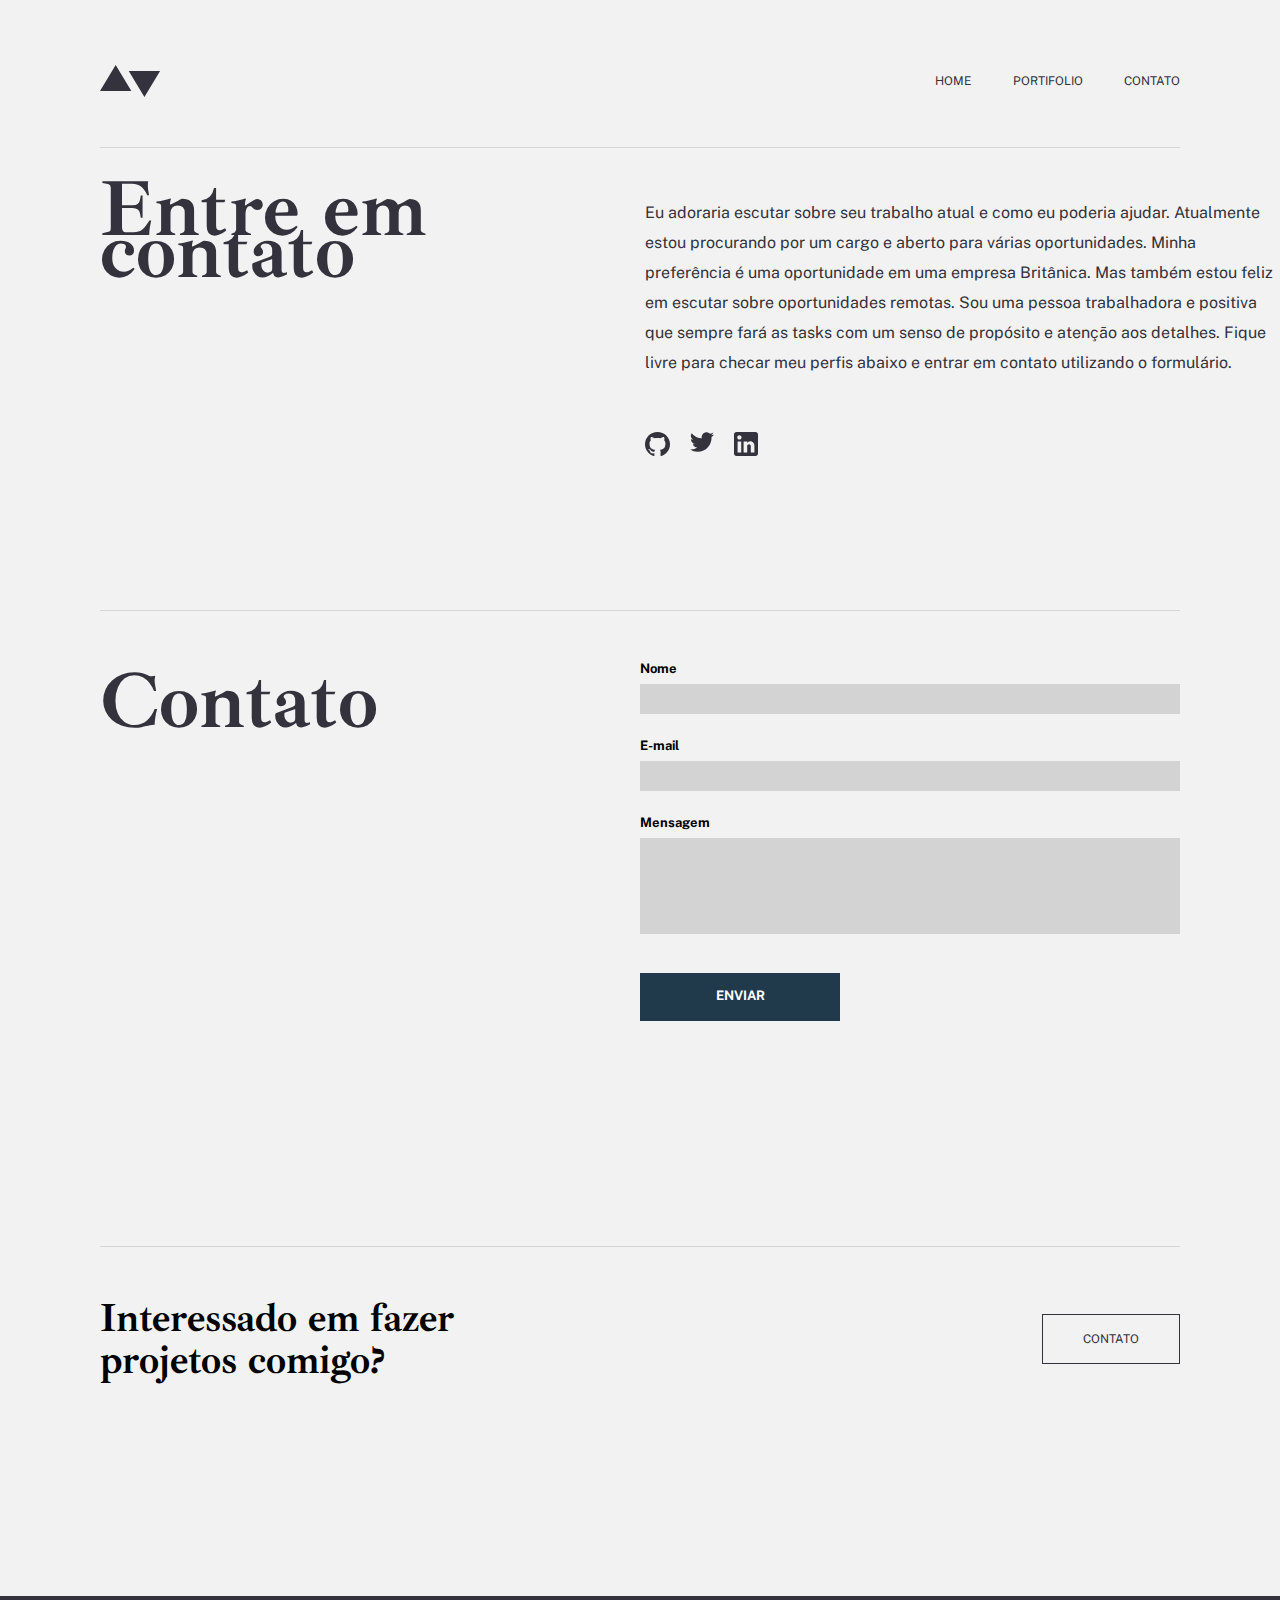
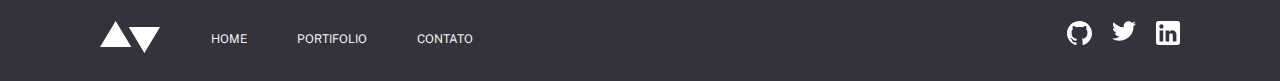
<file: contato/index.html>
<!DOCTYPE html>
<html lang="pt">

<head>
    <meta charset="UTF-8">
    <meta name="viewport" content="width=device-width, initial-scale=1.0">
    <link rel="preconnect" href="https://fonts.gstatic.com" crossorigin>
    <link href="https://fonts.googleapis.com/css2?family=Ibarra+Real+Nova:wght@700&family=Public+Sans&display=swap"
        rel="stylesheet">
    <link rel="stylesheet" href="style.css">
    <title> Contato </title>
</head>

<body>
    <main class="container">
        <header>
            <img src="./logo-dark.svg" alt="logotipo">
            <ul class="list">
                <li> <a href="#"> HOME </a></li>
                <li><a href="#"> PORTIFOLIO </a></li>
                <li> <a href="#"> CONTATO </a></li>
            </ul>

        </header>

        <section class="section-one">

            <div class="titulo-1">
                <h1> Entre em contato </h1>
            </div>

            <div class="card-one">
                <p>Eu adoraria escutar sobre seu trabalho atual e como eu poderia ajudar. Atualmente estou procurando
                    por um cargo e aberto para várias oportunidades. Minha preferência é uma oportunidade em uma empresa
                    Britânica. Mas também estou feliz em escutar sobre oportunidades remotas. Sou uma pessoa
                    trabalhadora e positiva que sempre fará as tasks com um senso de propósito e atenção aos detalhes.
                    Fique livre para checar meu perfis abaixo e entrar em contato utilizando o formulário.
                </p>

                <ul class="texto_1_icons">
                    <li>
                        <img src="./github-dark.svg" alt="">
                    </li>
                    <li>
                        <img src="./twitter-dark.svg" alt="">
                    </li>
                    <li>
                        <img src="./linkedin-dark.svg" alt="">
                    </li>
                </ul>
            </div>

        </section>

        <section class="section-two">

            <div class="titulo-2">
                <h1> Contato </h1>
            </div>

            <ul class="class-inputs">
                <li>
                    <h4 class="texto_input_nome"> Nome </h4>
                    <input class="nome">
                </li>

                <li>
                    <h4 class="texto_input_email"> E-mail </h4>
                    <input class="email">
                </li>

                <li>
                    <h4 class="texto_input_mensagem"> Mensagem </h4>
                    <input class="mensagem">
                </li>

                <a href="#" class="botao_enviar"></a>
                <p class="texticulo">ENVIAR</p>
                </a>

            </ul>

        </section>

        <section class="card-final">
            <h1>Interessado em fazer projetos comigo?</h1>
            <a href="" class="btn_contato">CONTATO</a>
        </section>

    </main>

    <footer>
        <ul class="list footerList">
            <li>
                <img src="./logo-light.svg" alt="">
            </li>

            <li> HOME </li>
            <li> PORTIFOLIO </li>
            <li> CONTATO </a></li>
        </ul>

        <ul class="imgFooter">
            <li>
                <img src="./github-light.svg" alt="">
            </li>
            <li>
                <img src="./twitter-light.svg" alt="">
            </li>
            <li>
                <img src="./linkedin-light.svg" alt="">
            </li>
        </ul>
    </footer>

</body>

</html>
</file>
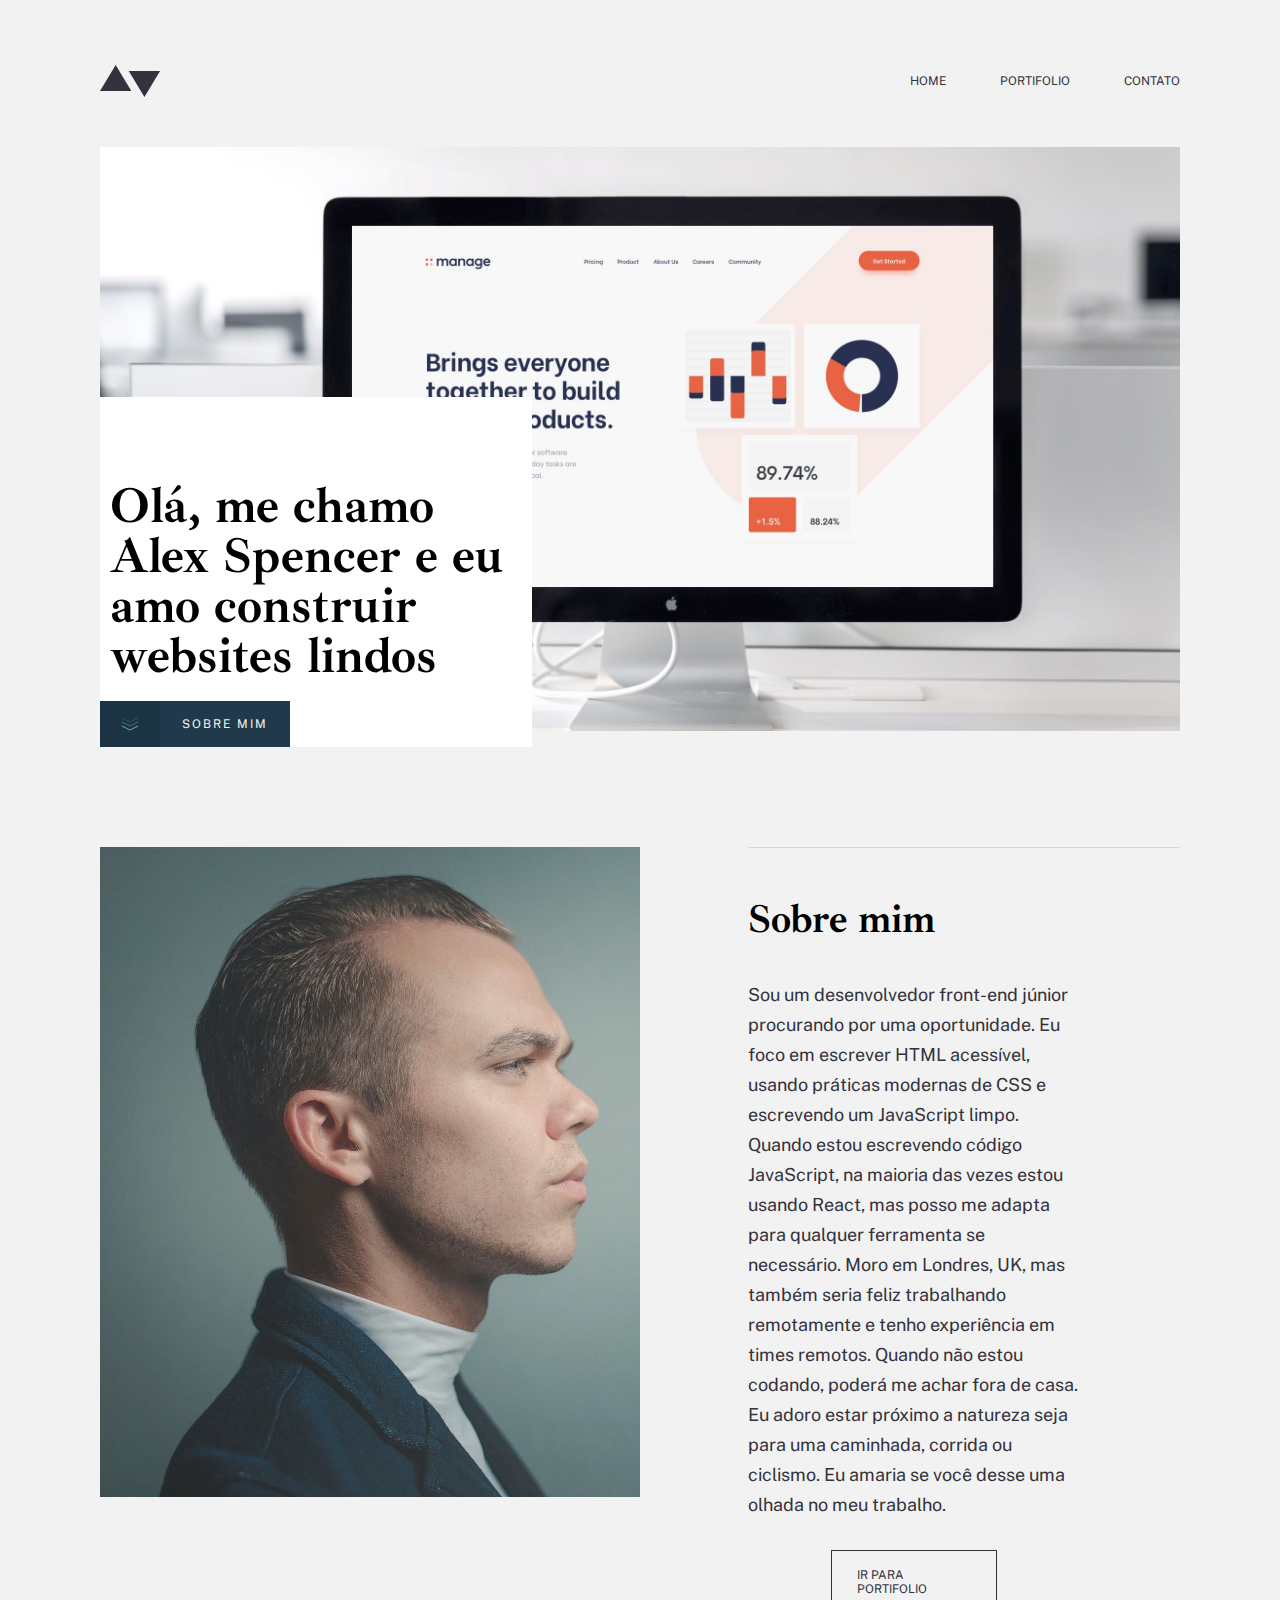
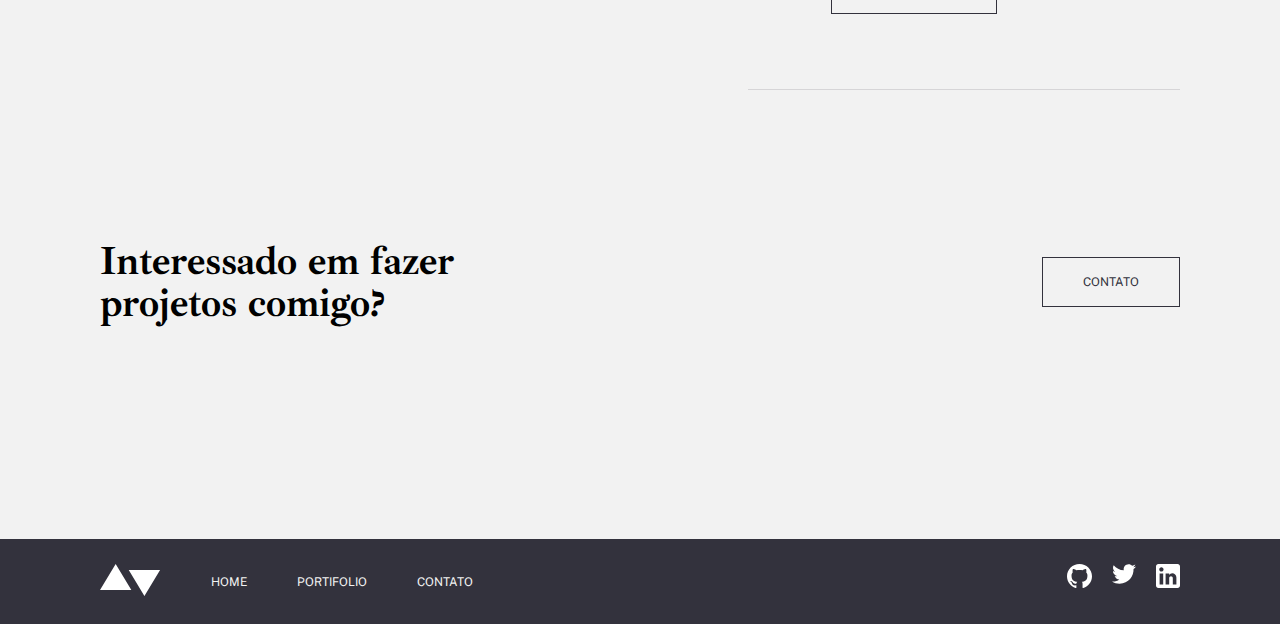
<file: home/index.html>
<!DOCTYPE html>
<html lang="pt">

<head>
    <meta charset="UTF-8">
    <meta name="viewport" content="width=device-width, initial-scale=1.0">
    <link rel="preconnect" href="https://fonts.googleapis.com">
    <link rel="preconnect" href="https://fonts.gstatic.com" crossorigin>
    <link href="https://fonts.googleapis.com/css2?family=Ibarra+Real+Nova:wght@700&family=Public+Sans&display=swap"
        rel="stylesheet">
    <link rel="stylesheet" type="text/css" href="styles.css" />

    <title> Home </title>
</head>

<body>
    <main class="container">
        <header>
            <img src="./logo-dark.svg" alt="logotipo">
            <ul class="list">
                <li> <a href="#"> HOME </a></li>
                <li><a href="#"> PORTIFOLIO </a></li>
                <li> <a href="#"> CONTATO </a></li>
            </ul>
        </header>

        <section class="section-one">
            <div class="section-card">
                <h2>
                    Olá, me chamo Alex Spencer e eu amo construir websites lindos
                </h2>
                <a href="#" class="btn-sobreMim">
                    <img src="./down-arrows.svg" alt="">
                    <p>SOBRE MIM</p>
                </a>
            </div>
        </section>

        <section class="section-two">
            <div class="imagem-Bit">

            </div>
            <div class="card-two">
                <h1>Sobre mim</h1>
                <p>Sou um desenvolvedor front-end júnior procurando por uma oportunidade. Eu foco em escrever HTML
                    acessível,
                    usando práticas modernas de CSS e escrevendo um JavaScript limpo. Quando estou escrevendo código
                    JavaScript,
                    na maioria das vezes estou usando React, mas posso me adapta para qualquer ferramenta se necessário.
                    Moro em Londres, UK, mas também seria feliz trabalhando remotamente e tenho experiência em times
                    remotos.
                    Quando não estou codando, poderá me achar fora de casa. Eu adoro estar próximo a natureza seja para
                    uma caminhada, corrida ou ciclismo.
                    Eu amaria se você desse uma olhada no meu trabalho.
                </p>
                <nav class="nav-btn">
                    <div class="btn">
                        <a href="" class="a">IR PARA PORTIFOLIO</a>
                    </div>
                </nav>
            </div>
        </section>

        <section class="card-tree">
            <h1>Interessado em fazer projetos comigo?</h1>
            <a href="" class="btn_contato">CONTATO</a>
        </section>

    </main>
    <footer>
        <ul class="list footerList">
            <li>
                <img src="./logo-light.svg" alt="">
            </li>

            <li> HOME</li>
            <li> PORTIFOLIO </li>
            <li> CONTATO </a></li>
        </ul>

        <ul class="imgFooter">
            <li>
                <img src="./github-light.svg" alt="">
            </li>
            <li>
                <img src="./twitter-light.svg" alt="">
            </li>
            <li>
                <img src="./linkedin-light.svg" alt="">
            </li>
        </ul>
    </footer>
</body>

</html>
</file>
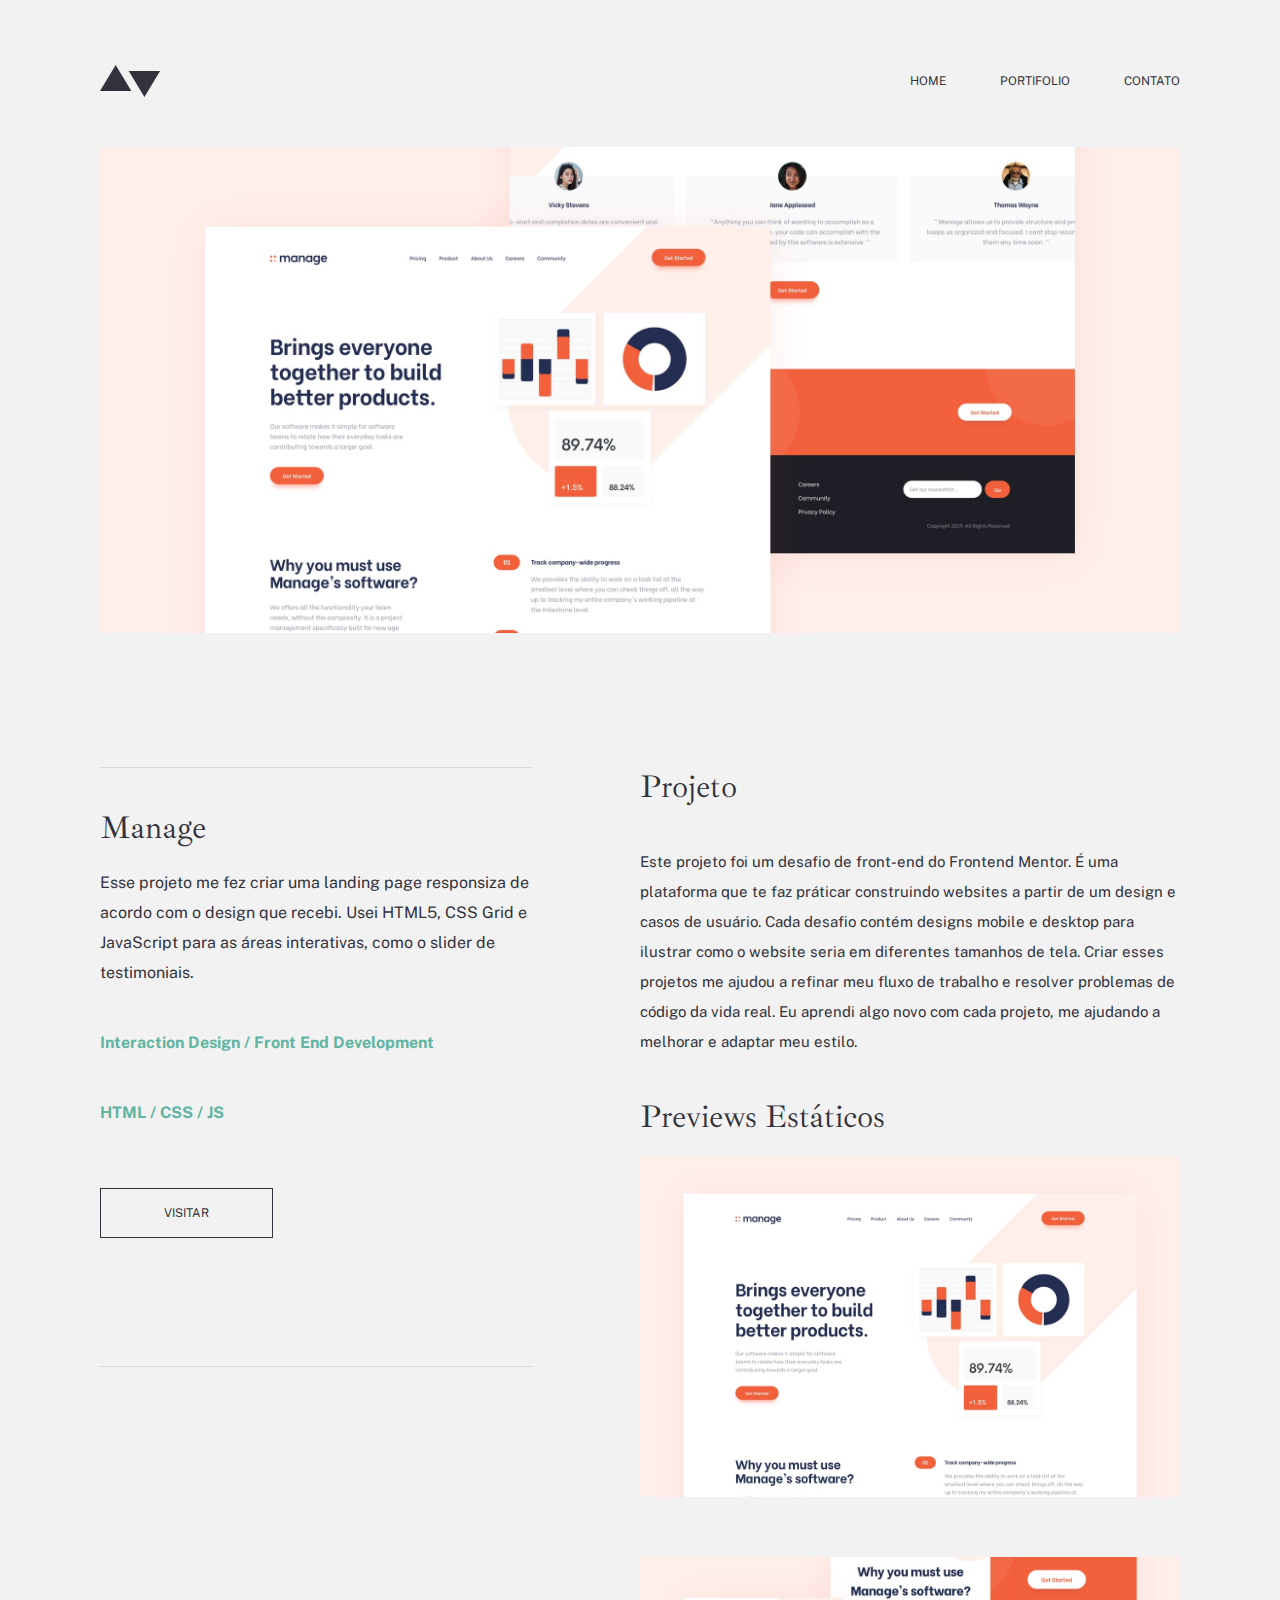
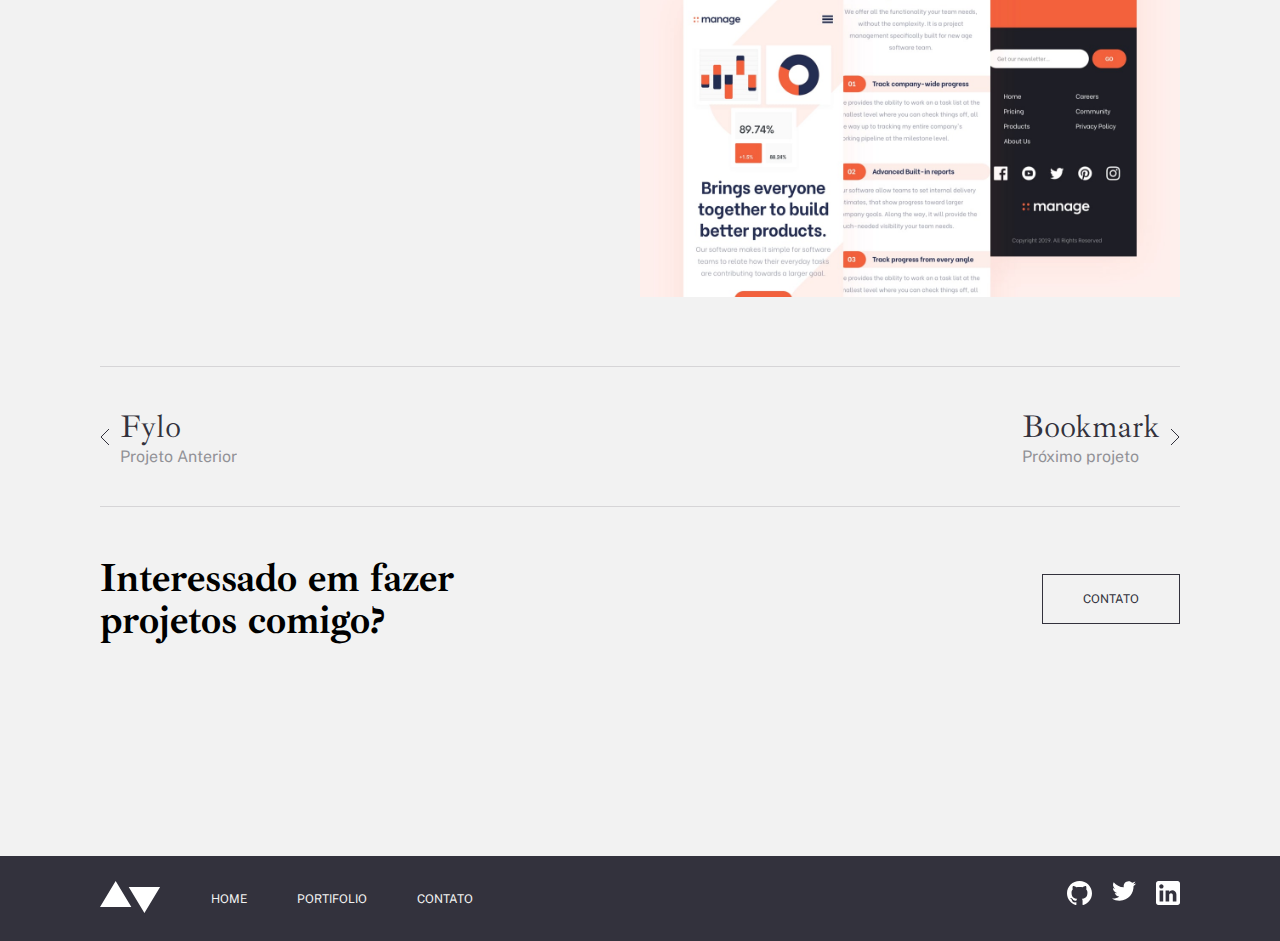
<file: portfolio-01-manage/index.html>
<!DOCTYPE html>
<html lang="pt">

<head>
    <meta charset="UTF-8">
    <meta name="viewport" content="width=device-width, initial-scale=1.0">
    <link rel="preconnect" href="https://fonts.googleapis.com">
    <link rel="preconnect" href="https://fonts.gstatic.com" crossorigin>
    <link href="https://fonts.googleapis.com/css2?family=Ibarra+Real+Nova:wght@700&family=Public+Sans&display=swap"
        rel="stylesheet">
    <link rel="stylesheet" href="style.css">

    <title>Manage</title>
</head>

<body>

    <main class="container">
        <header>
            <img src="./logo-dark.svg" alt="logotipo">
            <ul class="list">
                <li> <a href="#"> HOME </a></li>
                <li><a href="#"> PORTIFOLIO </a></li>
                <li> <a href="#"> CONTATO </a></li>
            </ul>
        </header>

        <!-- secao 1 -->
        <section class="section-one"> </section>

        <!-- secao 2 -->
        <section class="section-two">
            <div class="text_one">

                <h1 class="titulo_1"> Manage </h1>
                <p class="paragrafo_1"> Esse projeto me fez criar uma landing page responsiza de acordo com o design que
                    recebi. Usei HTML5,
                    CSS Grid e JavaScript para as áreas interativas, como o slider de testimoniais.</p>

                <h5> Interaction Design / Front End Development </h5>
                <h5> HTML / CSS / JS </h5>

                <nav class="nav-btn-1">
                    <div class="btn-1">
                        <a href="" class="a"> VISITAR </a>
                    </div>
                </nav>

            </div>

            <div class="section-two-right">

                <h2 class="titulo-section-two-right-1"> Projeto </h2>

                <p class="paragrafo_2"> Este projeto foi um desafio de front-end do Frontend Mentor. É uma plataforma
                    que te faz práticar construindo websites a partir de um design e casos de usuário. Cada desafio
                    contém designs mobile e desktop para ilustrar como o website seria em diferentes tamanhos de tela.
                    Criar esses projetos me ajudou a refinar meu fluxo de trabalho e resolver problemas de código da
                    vida real. Eu aprendi algo novo com cada projeto, me ajudando a melhorar e adaptar meu estilo.</p>

                <h2 class="titulo-section-two-right-2"> Previews Estáticos </h2>

                <div class="imagem-section-two-right-1"> </div>
                <div class="imagem-section-two-right-2"> </div>
            </div>
        </section>

        <!-- secao 3 (atentar para subdivisoes feitas para agrupar as palavras e seta de maneira correta) -->

        <section class="section-three">

            <div class="block-left">
                <img class="imagem-arrow-left" src="./arrow-left.svg">


                <div class="apenas-margem-left">
                    <p class="paragrafo-section-3-left"> Fylo </p>
                    <span class="span-section-3-left"> Projeto Anterior </span>
                </div>
            </div>

            <div class="block-right">

                <div class="apenas-margem-right">
                    <p class="paragrafo-section-3-right"> Bookmark </p>
                    <span class="span-section-3-right"> Próximo projeto </span>
                </div>

                <img class="imagem-arrow-left" src="./arrow-right.svg">

            </div>

        </section>

        <section class="card-final">
            <h1>Interessado em fazer projetos comigo?</h1>
            <a href="" class="btn_contato">CONTATO</a>
        </section>


    </main>

    <footer>
        <ul class="list footerList">
            <li>
                <img src="./logo-light.svg" alt="">
            </li>

            <li> HOME</li>
            <li> PORTIFOLIO </li>
            <li> CONTATO </a></li>
        </ul>

        <ul class="imgFooter">
            <li>
                <img src="./github-light.svg" alt="">
            </li>
            <li>
                <img src="./twitter-light.svg" alt="">
            </li>
            <li>
                <img src="./linkedin-light.svg" alt="">
            </li>
        </ul>
    </footer>

</body>


</html>
</file>
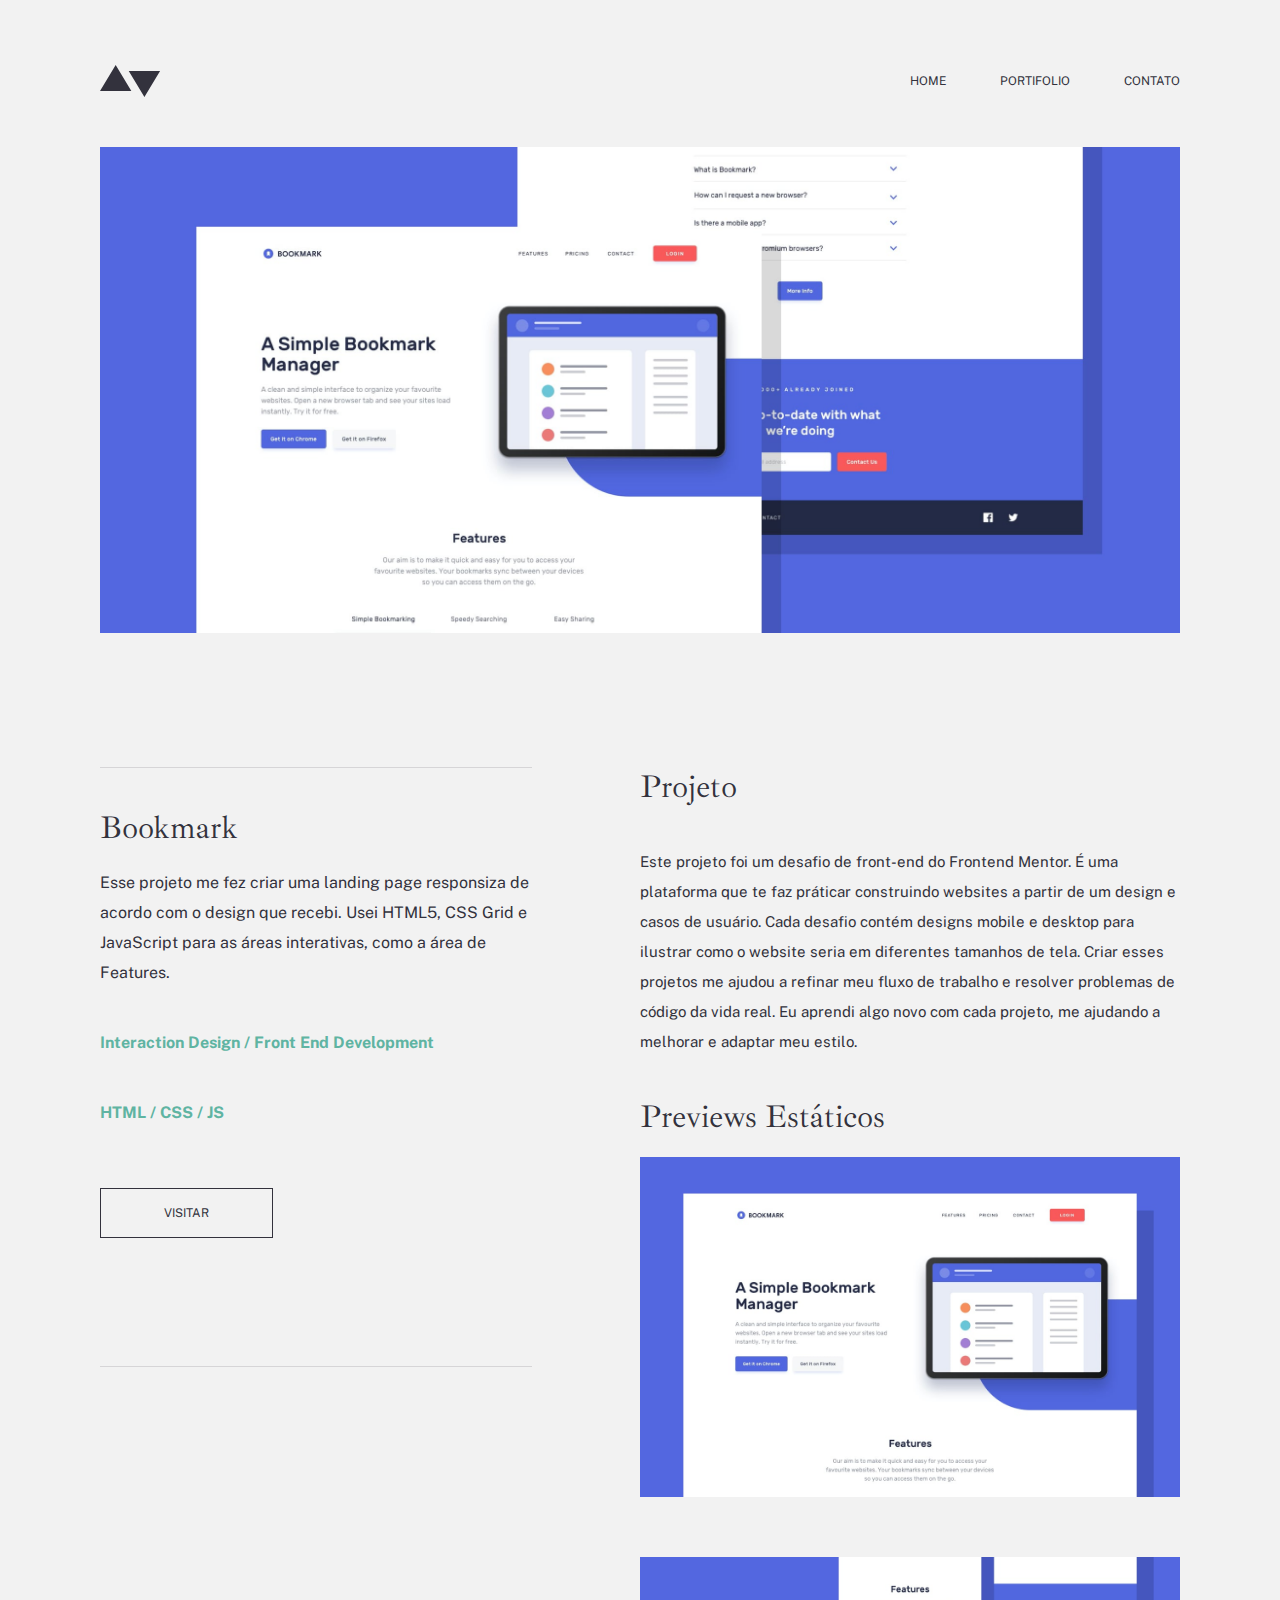
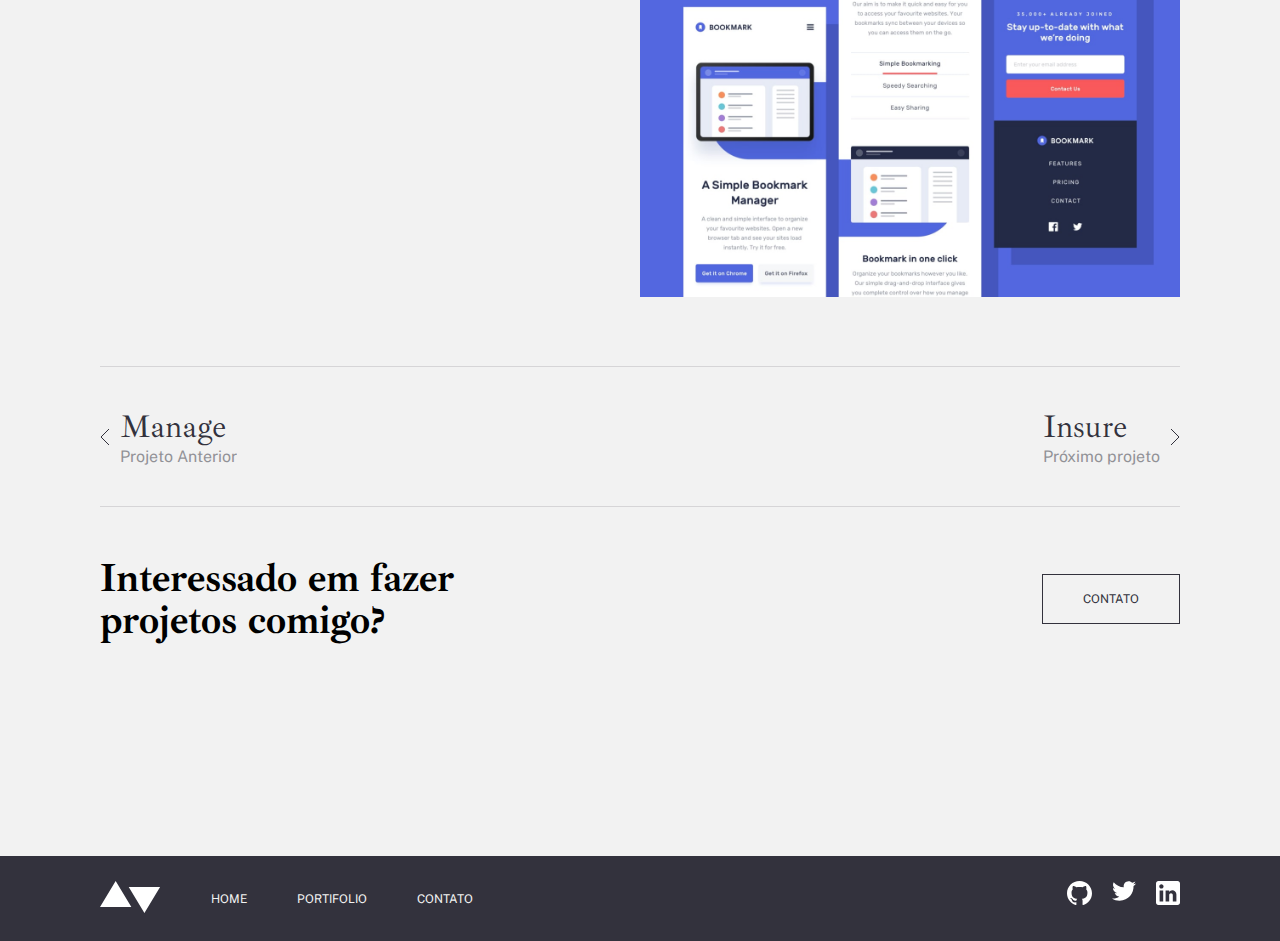
<file: portfolio-02-bookmark/index.html>
<!DOCTYPE html>
<html lang="pt">

<head>
    <meta charset="UTF-8">
    <meta name="viewport" content="width=device-width, initial-scale=1.0">
    <link rel="preconnect" href="https://fonts.googleapis.com">
    <link rel="preconnect" href="https://fonts.gstatic.com" crossorigin>
    <link href="https://fonts.googleapis.com/css2?family=Ibarra+Real+Nova:wght@700&family=Public+Sans&display=swap"
        rel="stylesheet">
    <link rel="stylesheet" href="style.css">

    <title>Bookmark</title>
</head>

<body>

    <main class="container">
        <header>
            <img src="./logo-dark.svg" alt="logotipo">
            <ul class="list">
                <li> <a href="#"> HOME </a></li>
                <li><a href="#"> PORTIFOLIO </a></li>
                <li> <a href="#"> CONTATO </a></li>
            </ul>
        </header>

        <!-- secao 1 -->
        <section class="section-one"> </section>

        <!-- secao 2 -->
        <section class="section-two">
            <div class="text_one">

                <h1 class="titulo_1"> Bookmark </h1>
                <p class="paragrafo_1"> Esse projeto me fez criar uma landing page responsiza de acordo com o design que
                    recebi. Usei HTML5, CSS Grid e JavaScript para as áreas interativas, como a área de Features.</p>

                <h5> Interaction Design / Front End Development </h5>
                <h5> HTML / CSS / JS </h5>

                <nav class="nav-btn-1">
                    <div class="btn-1">
                        <a href="" class="a"> VISITAR </a>
                    </div>
                </nav>

            </div>

            <div class="section-two-right">

                <h2 class="titulo-section-two-right-1"> Projeto </h2>

                <p class="paragrafo_2"> Este projeto foi um desafio de front-end do Frontend Mentor. É uma plataforma
                    que te faz práticar construindo websites a partir de um design e casos de usuário. Cada desafio
                    contém designs mobile e desktop para ilustrar como o website seria em diferentes tamanhos de tela.
                    Criar esses projetos me ajudou a refinar meu fluxo de trabalho e resolver problemas de código da
                    vida real. Eu aprendi algo novo com cada projeto, me ajudando a melhorar e adaptar meu estilo.</p>

                <h2 class="titulo-section-two-right-2"> Previews Estáticos </h2>

                <div class="imagem-section-two-right-1"> </div>
                <div class="imagem-section-two-right-2"> </div>
            </div>
        </section>

        <!-- secao 3 (atentar para subdivisoes feitas para agrupar as palavras e seta de maneira correta) -->

        <section class="section-three">

            <div class="block-left">
                <img class="imagem-arrow-left" src="./arrow-left.svg">


                <div class="apenas-margem-left">
                    <p class="paragrafo-section-3-left"> Manage </p>
                    <span class="span-section-3-left"> Projeto Anterior </span>
                </div>
            </div>

            <div class="block-right">

                <div class="apenas-margem-right">
                    <p class="paragrafo-section-3-right"> Insure </p>
                    <span class="span-section-3-right"> Próximo projeto </span>
                </div>

                <img class="imagem-arrow-left" src="./arrow-right.svg">

            </div>

        </section>

        <section class="card-final">
            <h1>Interessado em fazer projetos comigo?</h1>
            <a href="" class="btn_contato">CONTATO</a>
        </section>


    </main>

    <footer>
        <ul class="list footerList">
            <li>
                <img src="./logo-light.svg" alt="">
            </li>

            <li> HOME</li>
            <li> PORTIFOLIO </li>
            <li> CONTATO </a></li>
        </ul>

        <ul class="imgFooter">
            <li>
                <img src="./github-light.svg" alt="">
            </li>
            <li>
                <img src="./twitter-light.svg" alt="">
            </li>
            <li>
                <img src="./linkedin-light.svg" alt="">
            </li>
        </ul>
    </footer>

</body>


</html>
</file>
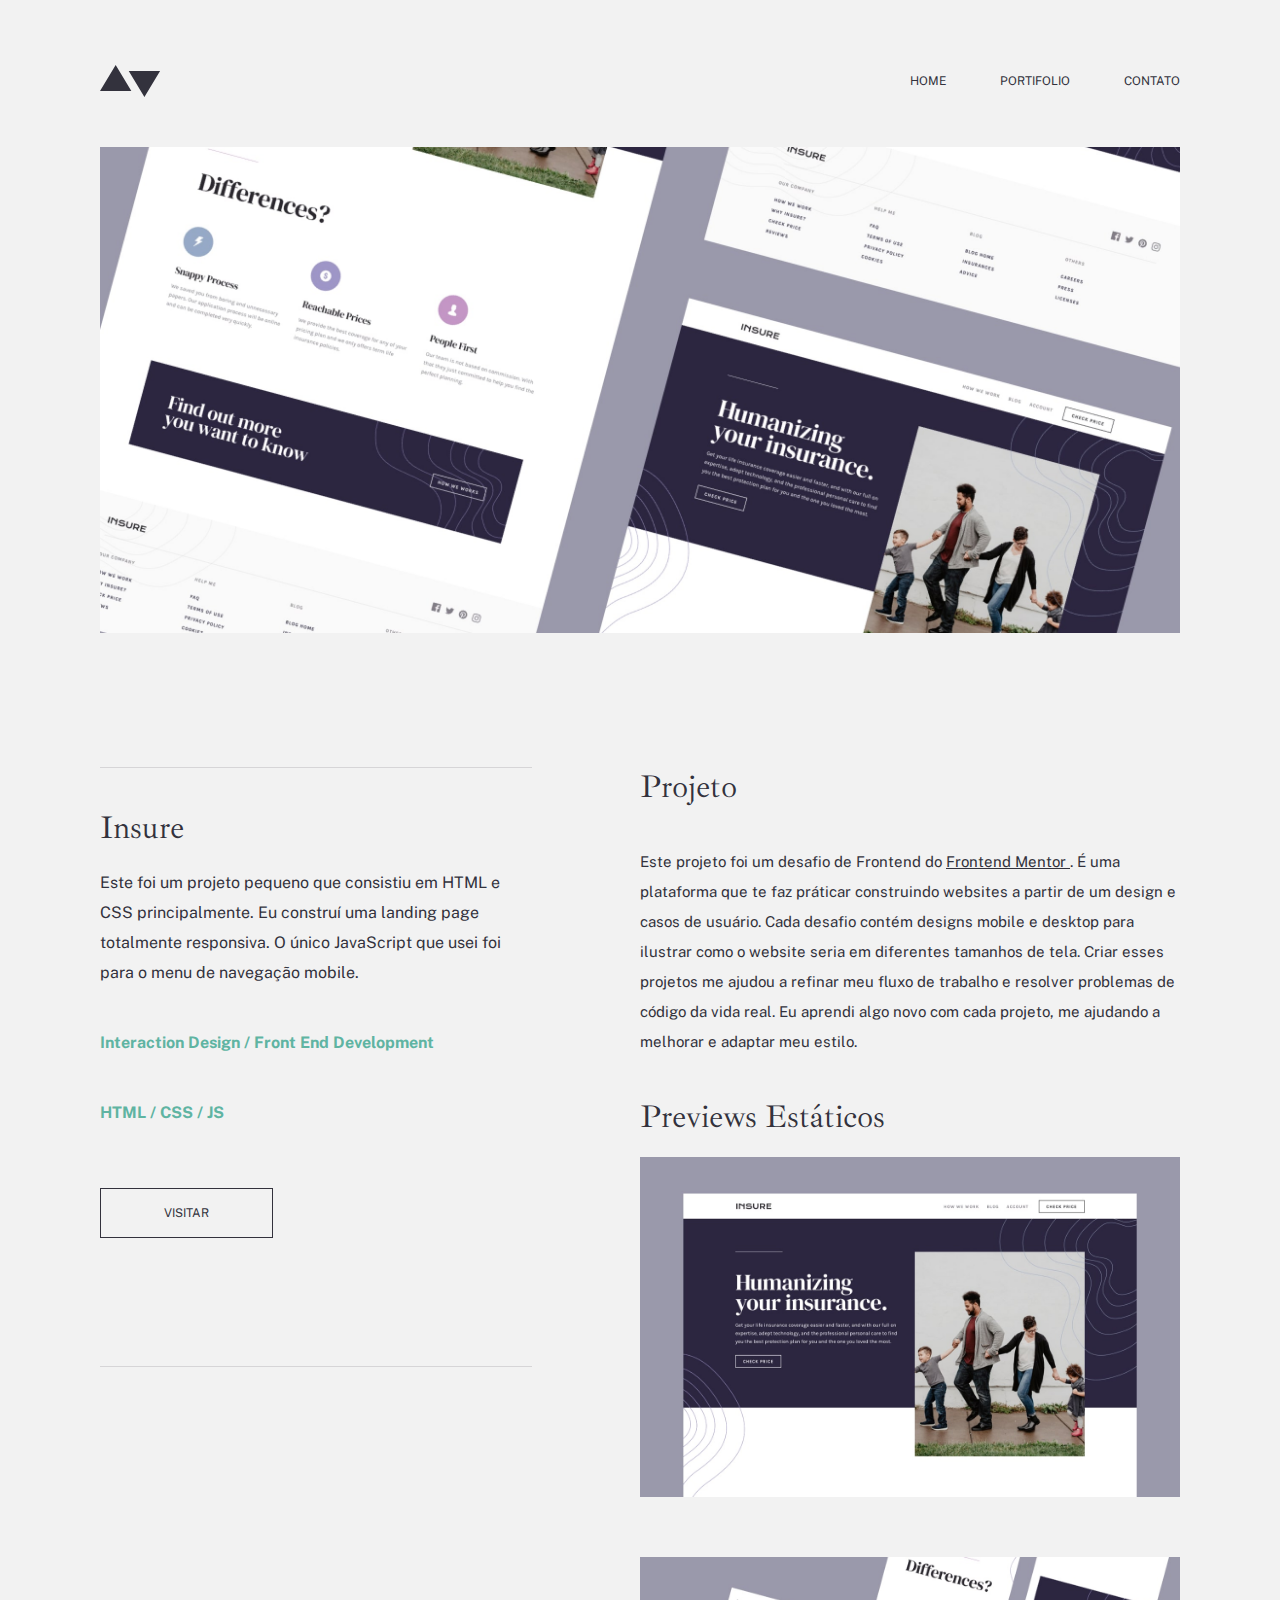
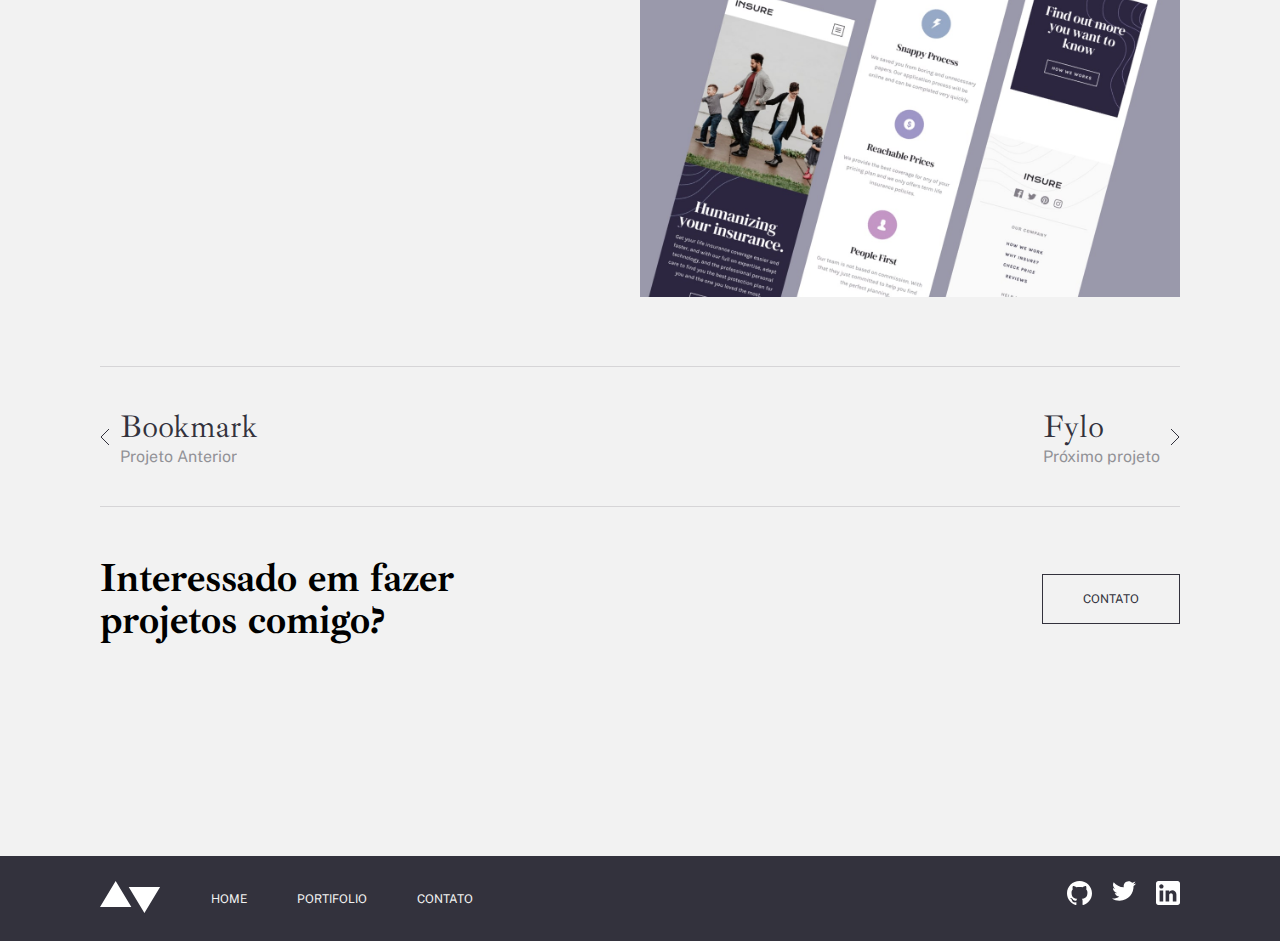
<file: portfolio-03-insure/index.html>
<!DOCTYPE html>
<html lang="pt">

<head>
    <meta charset="UTF-8">
    <meta name="viewport" content="width=device-width, initial-scale=1.0">
    <link rel="preconnect" href="https://fonts.googleapis.com">
    <link rel="preconnect" href="https://fonts.gstatic.com" crossorigin>
    <link href="https://fonts.googleapis.com/css2?family=Ibarra+Real+Nova:wght@700&family=Public+Sans&display=swap"
        rel="stylesheet">
    <link rel="stylesheet" href="style.css">

    <title>Insure</title>
</head>

<body>

    <main class="container">
        <header>
            <img src="./logo-dark.svg" alt="logotipo">
            <ul class="list">
                <li> <a href="#"> HOME </a></li>
                <li><a href="#"> PORTIFOLIO </a></li>
                <li> <a href="#"> CONTATO </a></li>
            </ul>
        </header>

        <!-- secao 1 -->
        <section class="section-one"> </section>

        <!-- secao 2 -->
        <section class="section-two">
            <div class="text_one">

                <h1 class="titulo_1"> Insure </h1>
                <p class="paragrafo_1"> Este foi um projeto pequeno que consistiu em HTML e CSS principalmente. Eu
                    construí uma landing page totalmente responsiva. O único JavaScript que usei foi para o menu de
                    navegação mobile.</p>

                <h5> Interaction Design / Front End Development </h5>
                <h5> HTML / CSS / JS </h5>

                <nav class="nav-btn-1">
                    <div class="btn-1">
                        <a href="" class="a"> VISITAR </a>
                    </div>
                </nav>

            </div>

            <div class="section-two-right">

                <h2 class="titulo-section-two-right-1"> Projeto </h2>

                <p class="paragrafo_2"> Este projeto foi um desafio de Frontend do <u>Frontend Mentor </u> . É uma
                    plataforma que te faz práticar construindo websites a partir de um design e casos de usuário. Cada
                    desafio
                    contém designs mobile e desktop para ilustrar como o website seria em diferentes tamanhos de tela.
                    Criar esses projetos me ajudou a refinar meu fluxo de trabalho e resolver problemas de código da
                    vida real. Eu aprendi algo novo com cada projeto, me ajudando a melhorar e adaptar meu estilo.</p>

                <h2 class="titulo-section-two-right-2"> Previews Estáticos </h2>

                <div class="imagem-section-two-right-1"> </div>
                <div class="imagem-section-two-right-2"> </div>
            </div>
        </section>

        <!-- secao 3 (atentar para subdivisoes feitas para agrupar as palavras e seta de maneira correta) -->

        <section class="section-three">

            <div class="block-left">
                <img class="imagem-arrow-left" src="./arrow-left.svg">


                <div class="apenas-margem-left">
                    <p class="paragrafo-section-3-left"> Bookmark </p>
                    <span class="span-section-3-left"> Projeto Anterior </span>
                </div>
            </div>

            <div class="block-right">

                <div class="apenas-margem-right">
                    <p class="paragrafo-section-3-right"> Fylo </p>
                    <span class="span-section-3-right"> Próximo projeto </span>
                </div>

                <img class="imagem-arrow-left" src="./arrow-right.svg">

            </div>

        </section>

        <section class="card-final">
            <h1>Interessado em fazer projetos comigo?</h1>
            <a href="" class="btn_contato">CONTATO</a>
        </section>

    </main>

    <footer>
        <ul class="list footerList">
            <li>
                <img src="./logo-light.svg" alt="">
            </li>

            <li> HOME</li>
            <li> PORTIFOLIO </li>
            <li> CONTATO </a></li>
        </ul>

        <ul class="imgFooter">
            <li>
                <img src="./github-light.svg" alt="">
            </li>
            <li>
                <img src="./twitter-light.svg" alt="">
            </li>
            <li>
                <img src="./linkedin-light.svg" alt="">
            </li>
        </ul>
    </footer>

</body>


</html>
</file>
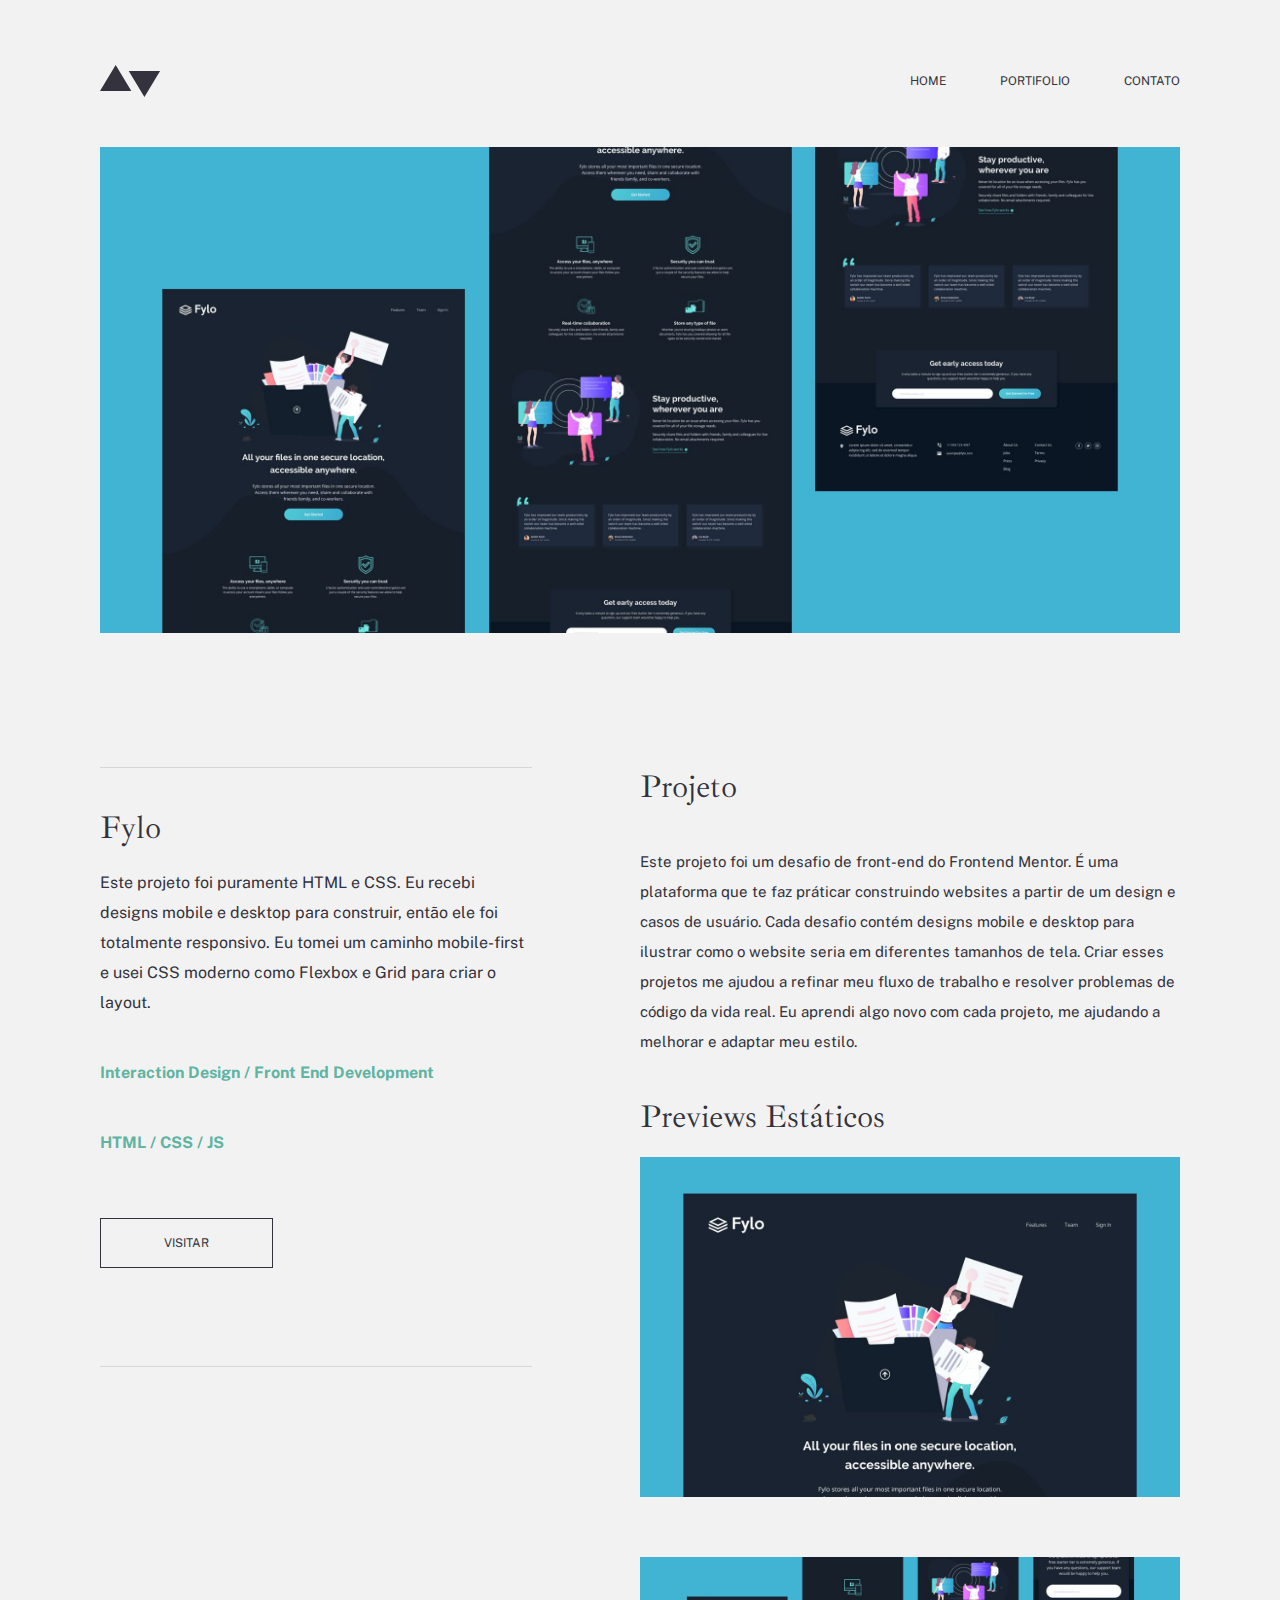
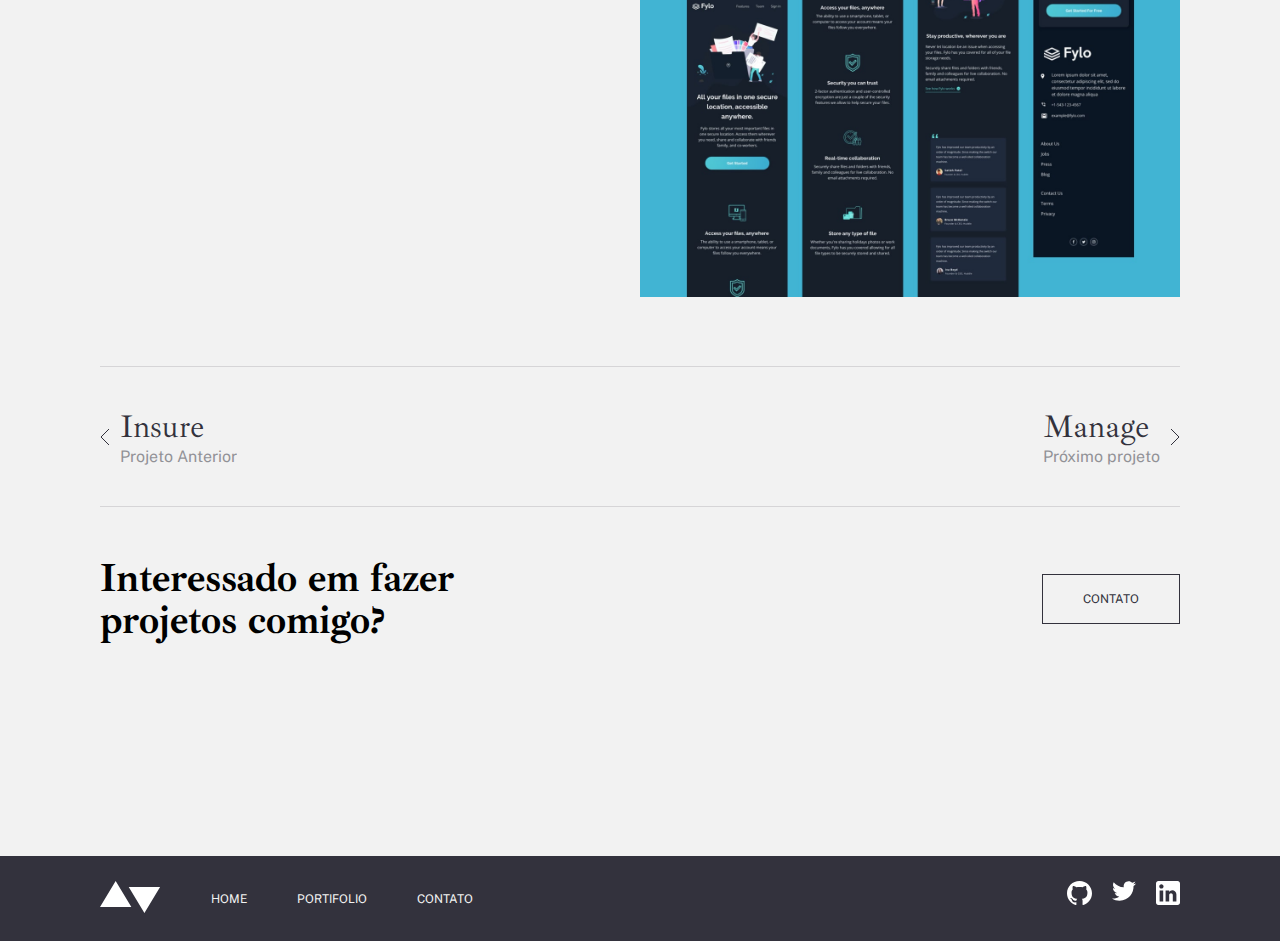
<file: portfolio-04-fylo/index.html>
<!DOCTYPE html>
<html lang="pt">

<head>
    <meta charset="UTF-8">
    <meta name="viewport" content="width=device-width, initial-scale=1.0">
    <link rel="preconnect" href="https://fonts.googleapis.com">
    <link rel="preconnect" href="https://fonts.gstatic.com" crossorigin>
    <link href="https://fonts.googleapis.com/css2?family=Ibarra+Real+Nova:wght@700&family=Public+Sans&display=swap"
        rel="stylesheet">
    <link rel="stylesheet" href="style.css">

    <title>Fylo</title>
</head>

<body>

    <main class="container">
        <header>
            <img src="./logo-dark.svg" alt="logotipo">
            <ul class="list">
                <li> <a href="#"> HOME </a></li>
                <li><a href="#"> PORTIFOLIO </a></li>
                <li> <a href="#"> CONTATO </a></li>
            </ul>
        </header>

        <!-- secao 1 -->
        <section class="section-one"> </section>

        <!-- secao 2 -->
        <section class="section-two">
            <div class="text_one">

                <h1 class="titulo_1"> Fylo </h1>
                <p class="paragrafo_1"> Este projeto foi puramente HTML e CSS. Eu recebi designs mobile e desktop para
                    construir, então ele foi totalmente responsivo. Eu tomei um caminho mobile-first e usei CSS moderno
                    como Flexbox e Grid para criar o layout.</p>

                <h5> Interaction Design / Front End Development </h5>
                <h5> HTML / CSS / JS </h5>

                <nav class="nav-btn-1">
                    <div class="btn-1">
                        <a href="" class="a"> VISITAR </a>
                    </div>
                </nav>

            </div>

            <div class="section-two-right">

                <h2 class="titulo-section-two-right-1"> Projeto </h2>

                <p class="paragrafo_2"> Este projeto foi um desafio de front-end do Frontend Mentor. É uma plataforma
                    que te faz práticar construindo websites a partir de um design e casos de usuário. Cada desafio
                    contém designs mobile e desktop para ilustrar como o website seria em diferentes tamanhos de tela.
                    Criar esses projetos me ajudou a refinar meu fluxo de trabalho e resolver problemas de código da
                    vida real. Eu aprendi algo novo com cada projeto, me ajudando a melhorar e adaptar meu estilo.</p>

                <h2 class="titulo-section-two-right-2"> Previews Estáticos </h2>

                <div class="imagem-section-two-right-1"> </div>
                <div class="imagem-section-two-right-2"> </div>
            </div>
        </section>

        <!-- secao 3 (atentar para subdivisoes feitas para agrupar as palavras e seta de maneira correta) -->

        <section class="section-three">

            <div class="block-left">
                <img class="imagem-arrow-left" src="./arrow-left.svg">


                <div class="apenas-margem-left">
                    <p class="paragrafo-section-3-left"> Insure </p>
                    <span class="span-section-3-left"> Projeto Anterior </span>
                </div>
            </div>

            <div class="block-right">

                <div class="apenas-margem-right">
                    <p class="paragrafo-section-3-right"> Manage </p>
                    <span class="span-section-3-right"> Próximo projeto </span>
                </div>

                <img class="imagem-arrow-left" src="./arrow-right.svg">

            </div>

        </section>

        <section class="card-final">
            <h1>Interessado em fazer projetos comigo?</h1>
            <a href="" class="btn_contato">CONTATO</a>
        </section>

    </main>

    <footer>
        <ul class="list footerList">
            <li>
                <img src="./logo-light.svg" alt="">
            </li>

            <li> HOME</li>
            <li> PORTIFOLIO </li>
            <li> CONTATO </a></li>
        </ul>

        <ul class="imgFooter">
            <li>
                <img src="./github-light.svg" alt="">
            </li>
            <li>
                <img src="./twitter-light.svg" alt="">
            </li>
            <li>
                <img src="./linkedin-light.svg" alt="">
            </li>
        </ul>
    </footer>

</body>


</html>
</file>
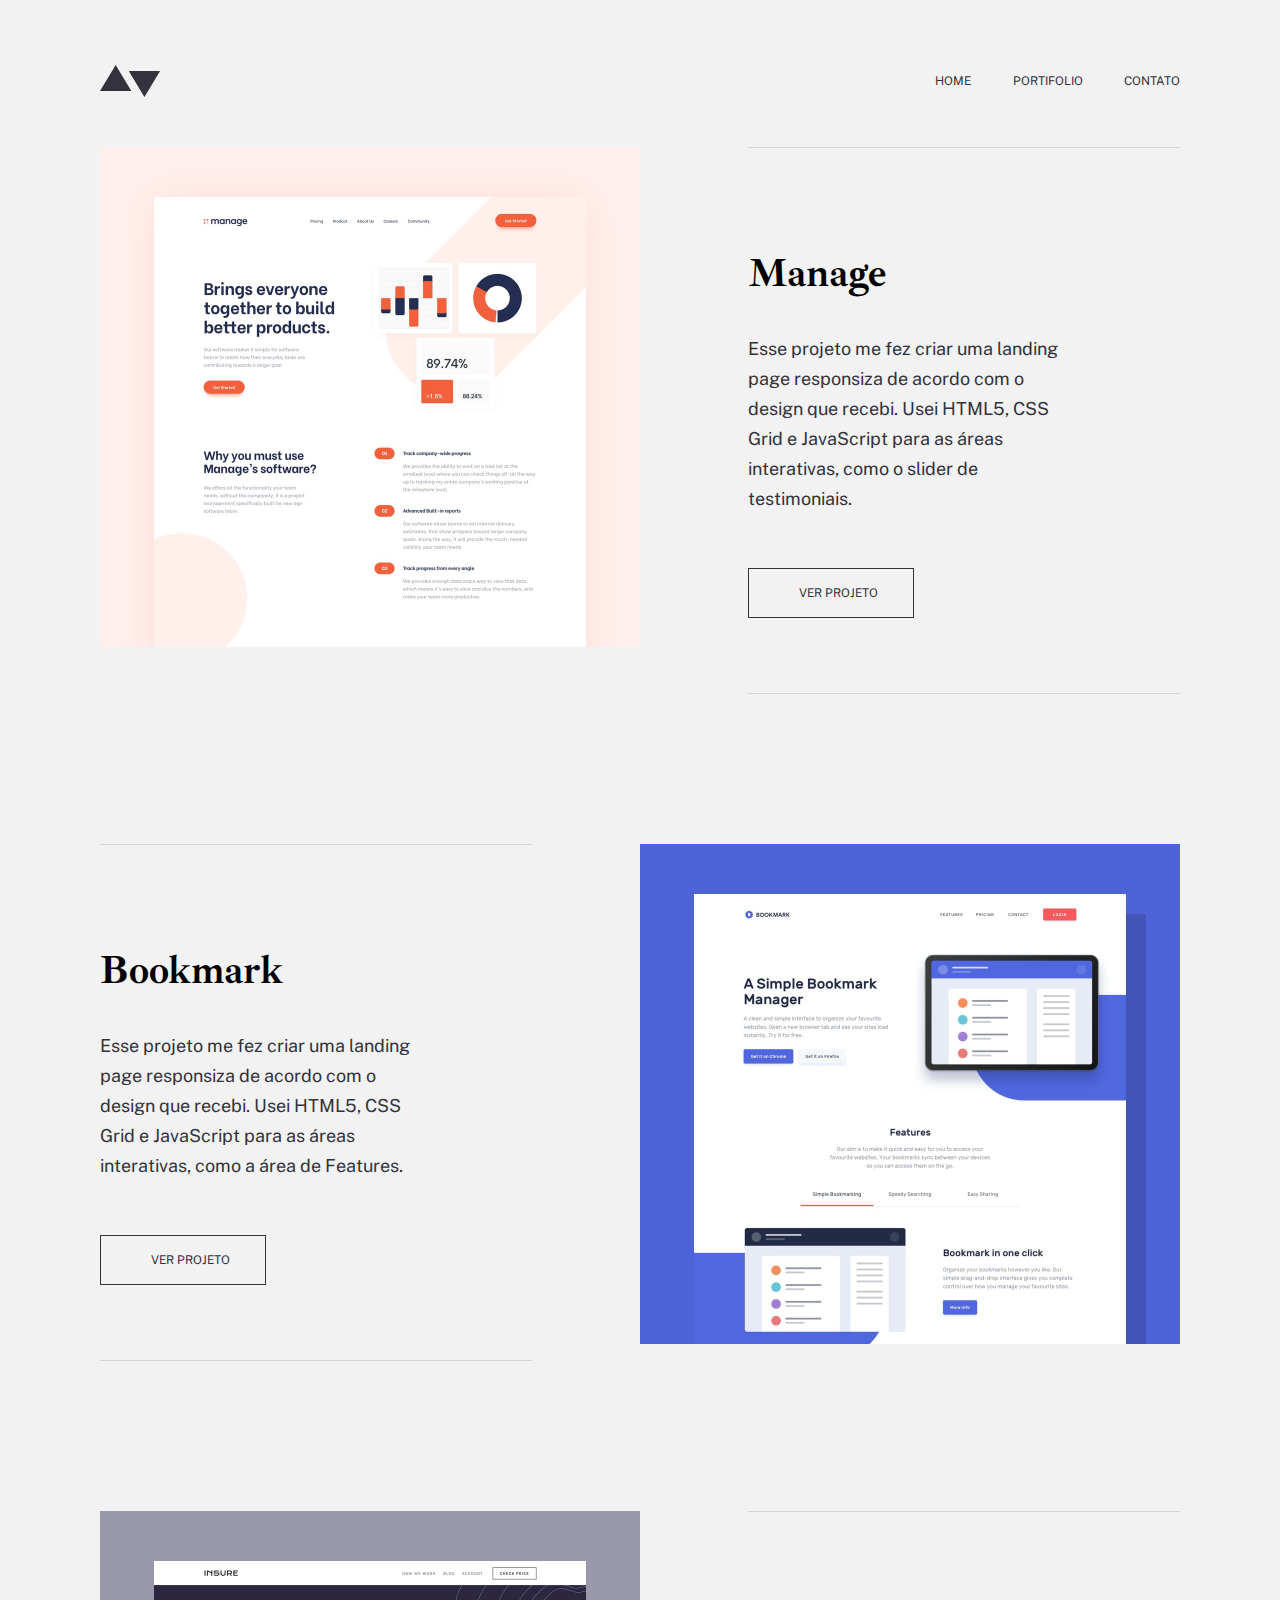
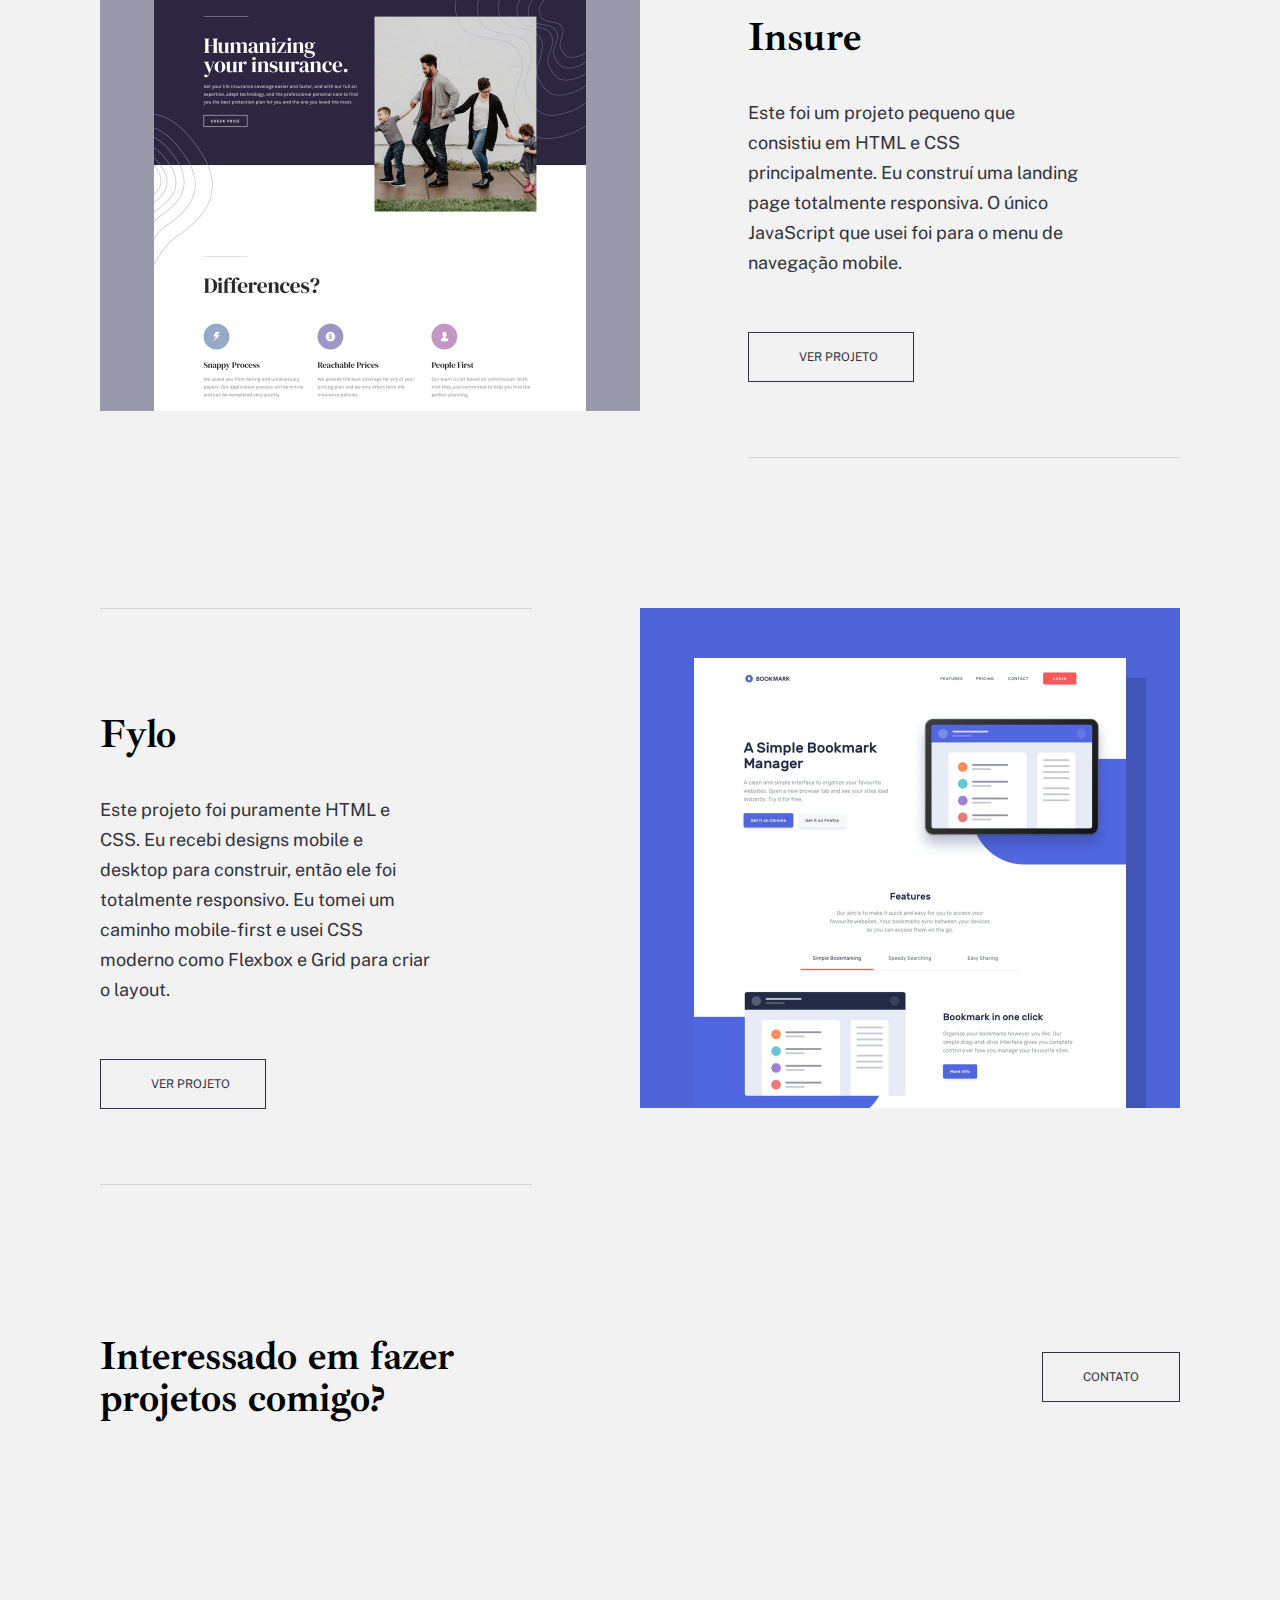
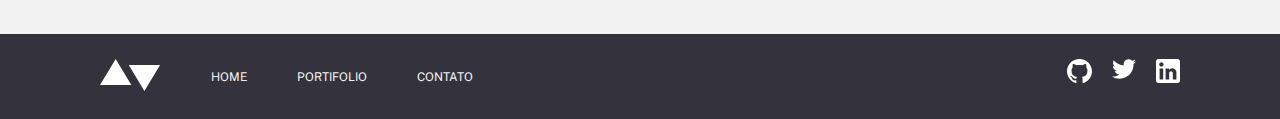
<file: portfolio/index.html>
<!DOCTYPE html>
<html lang="pt">

<head>
    <meta charset="UTF-8">
    <meta name="viewport" content="width=device-width, initial-scale=1.0">
    <link rel="preconnect" href="https://fonts.gstatic.com" crossorigin>
    <link href="https://fonts.googleapis.com/css2?family=Ibarra+Real+Nova:wght@700&family=Public+Sans&display=swap"
        rel="stylesheet">
    <link rel="stylesheet" href="style.css">
    <title> Portifolio </title>
</head>

<body>
    <main class="container">
        <header>

            <img src="./logo-dark.svg" alt="logotipo">
            <ul class="list">
                <li> <a href="#"> HOME </a></li>
                <li><a href="#"> PORTIFOLIO </a></li>
                <li> <a href="#"> CONTATO </a></li>
            </ul>

        </header>

        <section class="section-one">
            <div class="imagem_1">

            </div>

            <div class="card-one">
                <h1> Manage </h1>
                <p> Esse projeto me fez criar uma landing page responsiza de acordo com o design que recebi. Usei HTML5,
                    CSS Grid e JavaScript para as áreas interativas, como o slider de testimoniais.
                </p>

                <nav class="nav-btn">
                    <div class="btn">
                        <a href="" class="a"> VER PROJETO </a>
                    </div>
                </nav>
            </div>

        </section>

        <section class="section-two">

            <div class="card-two">
                <h1> Bookmark </h1>
                <p>
                    Esse projeto me fez criar uma landing page responsiza de acordo com o design que recebi. Usei HTML5,
                    CSS Grid e JavaScript para as áreas interativas, como a área de Features.
                </p>

                <nav class="nav-btn">
                    <div class="btn">
                        <a href="" class="a"> VER PROJETO </a>
                    </div>
                </nav>
            </div>

            <div class="imagem_2">

            </div>
        </section>

        <section class="section-three">
            <div class="imagem_3">

            </div>

            <div class="card-three">
                <h1> Insure </h1>
                <p> Este foi um projeto pequeno que consistiu em HTML e CSS principalmente. Eu construí uma landing page
                    totalmente responsiva. O único JavaScript que usei foi para o menu de navegação mobile.
                </p>

                <nav class="nav-btn">
                    <div class="btn">
                        <a href="" class="a"> VER PROJETO </a>
                    </div>
                </nav>
            </div>

        </section>

        <section class="section-four">

            <div class="card-four">
                <h1> Fylo </h1>
                <p>
                    Este projeto foi puramente HTML e CSS. Eu recebi designs mobile e desktop para construir, então ele
                    foi totalmente responsivo. Eu tomei um caminho mobile-first e usei CSS moderno como Flexbox e Grid
                    para criar o layout.
                </p>

                <nav class="nav-btn">
                    <div class="btn">
                        <a href="" class="a"> VER PROJETO </a>
                    </div>
                </nav>
            </div>

            <div class="imagem_2">

            </div>
        </section>

        <section class="card-final">
            <h1>Interessado em fazer projetos comigo?</h1>
            <a href="" class="btn_contato">CONTATO</a>
        </section>


    </main>

    <footer>
        <ul class="list footerList">
            <li>
                <img src="./logo-light.svg" alt="">
            </li>

            <li> HOME </li>
            <li> PORTIFOLIO </li>
            <li> CONTATO </a></li>
        </ul>

        <ul class="imgFooter">
            <li>
                <img src="./github-light.svg" alt="">
            </li>
            <li>
                <img src="./twitter-light.svg" alt="">
            </li>
            <li>
                <img src="./linkedin-light.svg" alt="">
            </li>
        </ul>
    </footer>

</body>

</html>
</file>
<file: contato/style.css>
* {
    margin: 0;
    padding: 0;
    box-sizing: border-box;
}


body {
    background: #F2F2F2;
    min-height: 100vh;
}

.container {
    height: 50%;
    padding: 65px 100px;
}

header {
    display: flex;
    align-items: center;
    justify-content: space-between;
    margin-bottom: 50px;
    font-family: 'Public Sans';
    text-decoration: none;
    font-size: 12px;
    font-weight: 400;
}

.list {
    display: flex;
    justify-content: space-between;
    list-style: none;
    width: 25%;
}

a {
    text-decoration: none;
    margin-left: 25px;
    color: #33323D;
}

.section-one {
    display: flex;
    justify-content: space-between;
    width: 100%;
    border-top: 1px solid rgba(51, 50, 61, 0.15);
    border-bottom: 1px solid rgba(51, 50, 61, 0.15);

}

.titulo-1 {
    width: 50%;
    margin-top: 40px;
    font-family: 'Ibarra Real Nova';
    font-weight: 700;
    font-size: 40px;
    line-height: 42px;
    color: #33323D;

}

.card-one {
    width: 50%;
    padding: 50px 0px 0px 5px;
    margin-bottom: 150px;
}


.card-one p {
    width: 635px;
    height: 180px;
    font-family: 'Public Sans';
    font-style: normal;
    font-weight: 400;
    font-size: 16px;
    line-height: 30px;
    color: #33323D;
}

.texto_1_icons {
    margin-top: 54px;
    list-style: none;
    display: flex;
    gap: 20px;
}


/* Daqui em diante a secao 2  */

.section-two {
    display: flex;
    justify-content: space-between;
    width: 100%;
    border-bottom: 1px solid rgba(51, 50, 61, 0.15);
}

.titulo-2 {
    width: 50%;
    margin-top: 40px;
    font-family: 'Ibarra Real Nova';
    font-weight: 700;
    font-size: 40px;
    color: #33323D;
}

.class-inputs {
    width: 50%;
    list-style: none;
    padding: 50px 0px 75px 0px;
    margin-bottom: 150px;

    font-family: 'Public Sans';
    font-size: 13px;
    font-weight: 700;
}

.texto_input_nome {
    margin-bottom: 8px;
}

.nome {
    height: 30px;
    width: 100%;
    border: none;
    border-radius: 0px;
    margin-bottom: 24px;
    background-color: lightgray;
}

.texto_input_email {
    margin-bottom: 8px;
}

.email {
    height: 30px;
    width: 100%;
    border: none;
    border-radius: 0px;
    margin-bottom: 24px;
    background-color: lightgray;
}

.texto_input_mensagem {
    margin-bottom: 8px;
}

.mensagem {
    height: 96px;
    width: 100%;
    border: none;
    margin-bottom: 24px;
    background-color: lightgray;
}

.texticulo {
    text-align: center;
    padding-top: 15px;
    justify-content: center;
    height: 48px;
    width: 200px;
    border-radius: 0px;
    background-color: #203A4C;
    color: white;

}

.card-final {
    margin-top: 50px;
    display: flex;
    justify-content: space-between;
    align-items: center;
    margin-bottom: 150px;
}

.card-final h1 {
    width: 35%;
    font-family: 'Ibarra Real Nova';
    font-size: 40px;
    font-weight: 700;
    line-height: 42px;
}

.btn_contato {
    height: 50%;
    font-size: 15px;
    padding: 17px 40px;
    border: 1px solid #33323D;
    font-family: 'Public Sans';
    font-size: 12px;
    font-weight: 400;
    line-height: 14px;
}


footer {
    display: flex;
    justify-content: space-between;
    background: #33323D;
    padding: 25px 100px;
}

.footerList {
    display: flex;
    align-items: center;
    color: #F2F2F2;
    gap: 50px;
    font-family: 'Public Sans';
    font-size: 12px;
    font-weight: 400;
}

.imgFooter {
    list-style: none;
    display: flex;
    gap: 20px;
}
</file>
<file: home/styles.css>
* {
    margin: 0;
    padding: 0;
    box-sizing: border-box;
}

body {
    background: #F2F2F2;
    min-height: 100vh;
}

.container {
    height: 100%;
    padding: 65px 100px;
}

header {
    display: flex;
    align-items: center;
    justify-content: space-between;
    margin-bottom: 50px;
    font-family: 'Public Sans';
    font-size: 12px;
    font-weight: 400;
}

.list {
    display: flex;
    justify-content: space-between;
    list-style: none;
    text-decoration: none;
    width: 25%;
}

.section-card {
    display: flex;
    flex-direction: column;
    justify-content: end;
    background-color: white;
    width: 45%;
    height: 60%;
}

.section-one {
    display: flex;
    align-items: flex-end;
    background-image: url("./image-homepage-hero.jpg");
    background-repeat: no-repeat;
    background-size: contain;
    width: 100%;
    height: 600px;
    margin-bottom: 100px;
}

.section-card {
    width: 40%;
    height: 350px;
}

.section-card h2 {
    padding: 20px 10px 20px 10px;
    font-family: 'Ibarra Real Nova';
    font-size: 50px;
    font-weight: 700;
    line-height: 50px;
}

.section-two {
    display: flex;
    justify-content: space-between;
}

.imagem-Bit {
    width: 50%;
    background-image: url("./image-homepage-profile.jpg");
    background-size: cover;
    height: 650px;
}

.card-two {
    width: 40%;
    padding: 50px 100px 75px 0px;
    border-top: 1px solid rgba(51, 50, 61, 0.15);
    border-bottom: 1px solid rgba(51, 50, 61, 0.15);
    margin-bottom: 150px;
}

.card-two h1 {
    font-family: 'Ibarra Real Nova';
    font-style: normal;
    font-weight: 700;
    font-size: 40px;
    line-height: 42px;
    margin-bottom: 40px;
}

.card-two p {
    font-family: 'Public Sans';
    font-style: normal;
    font-weight: 400;
    font-size: 18px;
    line-height: 30px;
    color: #33323D;
    margin-bottom: 30px;
}

.nav-btn {
    width: 100%;
    display: flex;
    justify-content: center;

}

.btn {
    width: 50%;
    font-size: 15px;
    padding: 17px 25px;
    border: 1px solid #33323D;
    font-family: 'Public Sans';
    font-size: 12px;
    font-weight: 400;
    line-height: 14px;
}

a {
    text-decoration: none;
    color: #33323D;
}

.card-tree {
    display: flex;
    justify-content: space-between;
    align-items: center;
    margin-bottom: 150px;
}

.card-tree h1 {
    width: 35%;
    font-family: 'Ibarra Real Nova';
    font-size: 40px;
    font-weight: 700;
    line-height: 42px;

}

.btn_contato {
    height: 50%;
    font-size: 15px;
    padding: 17px 40px;
    border: 1px solid #33323D;
    font-family: 'Public Sans';
    font-size: 12px;
    font-weight: 400;
    line-height: 14px;

}

footer {
    display: flex;
    justify-content: space-between;
    background: #33323D;
    padding: 25px 100px;
}

.footerList {
    display: flex;
    align-items: center;
    color: #F2F2F2;
    gap: 50px;
    font-family: 'Public Sans';
    font-size: 12px;
    font-weight: 400;
}

.imgFooter {
    list-style: none;
    display: flex;
    gap: 20px;
}

.btn-sobreMim {
    display: flex;
    font-family: 'Public Sans';
    font-size: 12px;
    font-weight: 400;
    line-height: 14px;
    letter-spacing: 2px;
    text-align: center;

}

.btn-sobreMim img {
    background: #1c3343;
    padding: 16px 22px;
}

.btn-sobreMim p {
    background: #203A4C;
    padding: 16px 22px;
    color: #F2F2F2;
}
</file>
<file: portfolio-01-manage/style.css>
* {
    margin: 0;
    padding: 0;
    box-sizing: border-box;
}

body {
    background: #F2F2F2;
    min-height: 100vh;
}

.container {
    height: 100%;
    padding: 65px 100px;
}

header {
    display: flex;
    align-items: center;
    justify-content: space-between;
    margin-bottom: 50px;
    font-family: 'Public Sans';
    font-size: 12px;
    font-weight: 400;
}

.list {
    display: flex;
    justify-content: space-between;
    list-style: none;
    text-decoration: none;
    width: 25%;
}

.section-one {
    display: flex;
    background-image: url("./image-manage-hero.jpg");
    background-repeat: no-repeat;
    background-size: contain;
    width: 100%;
    height: 600px;
    margin-bottom: 20px;
}

a {
    text-decoration: none;
    color: #33323D;
}

/*  inicio da secao 2 */

.section-two {
    justify-content: space-between;
    display: flex;
    width: 100%;
    height: 1200px;
    border-bottom: 1px solid rgba(51, 50, 61, 0.15);
}

/*  estilizacao da secao 2 - lateral esquerda  */
.text_one {
    padding: 40px 0px;
    border-top: 1px solid rgba(51, 50, 61, 0.15);
    border-bottom: 1px solid rgba(51, 50, 61, 0.15);
    height: 600px;
    width: 40%;
}

/* verificar espacamento entre texto e borda do topo */

.titulo_1 {
    font-style: normal;
    font-family: 'Ibarra Real Nova';
    font-weight: 400;
    font-size: 32px;
    color: #33323D
}

.paragrafo_1 {
    margin-top: 20px;
    font-family: 'Public Sans';
    font-style: normal;
    font-weight: 400;
    font-size: 16px;
    line-height: 30px;
    color: #33323D;
}

h5 {
    margin-top: 40px;
    font-family: 'Public Sans';
    font-style: normal;
    font-weight: 700;
    font-size: 16px;
    line-height: 30px;
    color: #5FB4A2;
}

.nav-btn-1 {
    margin-top: 60px;
    width: 100%;
    display: flex;
    justify-content: flex-start;
}

.btn-1 {
    text-align: center;
    width: 40%;
    font-size: 15px;
    padding: 17px 25px;
    border: 1px solid #33323D;
    font-family: 'Public Sans';
    font-size: 12px;
    font-weight: 400;
    line-height: 14px;
}

/* A partir daqui estilizo a  secao 2- lateral direita  */

.section-two-right {
    width: 50%;
}

.titulo-section-two-right-1 {
    font-style: normal;
    font-family: 'Ibarra Real Nova';
    font-weight: 400;
    font-size: 32px;
    color: #33323D
}

.paragrafo_2 {
    margin-top: 40px;
    font-family: 'Public Sans';
    font-style: normal;
    font-weight: 400;
    font-size: 15px;
    line-height: 30px;
    color: #33323D;
}

.titulo-section-two-right-2 {
    margin-top: 40px;
    font-family: 'Ibarra Real Nova';
    font-style: normal;
    font-weight: 400;
    font-size: 32px;
    color: #33323D;
}

.imagem-section-two-right-1 {
    margin-top: 20px;
    background-image: url("./image-manage-preview-1.jpg");
    background-repeat: no-repeat;
    background-size: contain;
    width: 100%;
    height: 400px;
}

.imagem-section-two-right-2 {
    background-image: url("./image-manage-preview-2.jpg");
    background-repeat: no-repeat;
    background-size: contain;
    width: 100%;
    height: 400px;
}

/* section 3 a partir daqui  */

.section-three {
    padding: 40px 0px;
    display: flex;
    justify-content: space-between;
    border-bottom: 1px solid rgba(51, 50, 61, 0.15);

}

/*  bloqueio para nao receber toda a hierarquia da secao */
.block-left {
    display: flex;
    justify-content: space-between;
    align-items: center;
}

/* afastamento em relacao a imagem */
.apenas-margem-left {
    margin-left: 10px;
}

/*  estilizacao do titulo */
.paragrafo-section-3-left {
    font-family: 'Ibarra Real Nova';
    font-style: normal;
    font-weight: 400;
    font-size: 32px;
    color: #33323D;
}

/* estilizacao do span */
.span-section-3-left {
    font-family: 'Public Sans';
    font-style: normal;
    font-weight: 400;
    font-size: 16px;
    color: #33323D;
    opacity: 0.5;
}

/* bloqueio para nao receber toda a hierarquia da secao */
.block-right {
    display: flex;
    justify-content: space-between;
    align-items: center;
}

/* afastamento em relacao a imagem  */
.apenas-margem-right {
    margin-right: 10px;
}

/* estilizacao do titulo da direita */
.paragrafo-section-3-right {
    font-family: 'Ibarra Real Nova';
    font-style: normal;
    font-weight: 400;
    font-size: 32px;
    color: #33323D;
}

/* estilizacao do span da direita */
.span-section-3-right {
    font-family: 'Public Sans';
    font-style: normal;
    font-weight: 400;
    font-size: 16px;
    color: #33323D;
    opacity: 0.5;
}

.card-final {
    margin-top: 50px;
    display: flex;
    justify-content: space-between;
    align-items: center;
    margin-bottom: 150px;
}

.card-final h1 {
    width: 35%;
    font-family: 'Ibarra Real Nova';
    font-size: 40px;
    font-weight: 700;
    line-height: 42px;
}

.btn_contato {
    height: 50%;
    font-size: 15px;
    padding: 17px 40px;
    border: 1px solid #33323D;
    font-family: 'Public Sans';
    font-size: 12px;
    font-weight: 400;
    line-height: 14px;
}


footer {
    display: flex;
    justify-content: space-between;
    background: #33323D;
    padding: 25px 100px;
}

.footerList {
    display: flex;
    align-items: center;
    color: #F2F2F2;
    gap: 50px;
    font-family: 'Public Sans';
    font-size: 12px;
    font-weight: 400;
}

.imgFooter {
    list-style: none;
    display: flex;
    gap: 20px;
}
</file>
<file: portfolio-02-bookmark/style.css>
* {
    margin: 0;
    padding: 0;
    box-sizing: border-box;
}

body {
    background: #F2F2F2;
    min-height: 100vh;
}

.container {
    height: 100%;
    padding: 65px 100px;
}

header {
    display: flex;
    align-items: center;
    justify-content: space-between;
    margin-bottom: 50px;
    font-family: 'Public Sans';
    font-size: 12px;
    font-weight: 400;
}

.list {
    display: flex;
    justify-content: space-between;
    list-style: none;
    text-decoration: none;
    width: 25%;
}

.section-one {
    display: flex;
    background-image: url("./image-bookmark-hero.jpg");
    background-repeat: no-repeat;
    background-size: contain;
    width: 100%;
    height: 600px;
    margin-bottom: 20px;
}

a {
    text-decoration: none;
    color: #33323D;
}

/*  inicio da secao 2 */

.section-two {
    justify-content: space-between;
    display: flex;
    width: 100%;
    height: 1200px;
    border-bottom: 1px solid rgba(51, 50, 61, 0.15);
}

/*  estilizacao da secao 2 - lateral esquerda  */
.text_one {
    padding: 40px 0px;
    border-top: 1px solid rgba(51, 50, 61, 0.15);
    border-bottom: 1px solid rgba(51, 50, 61, 0.15);
    height: 600px;
    width: 40%;
}

/* verificar espacamento entre texto e borda do topo */

.titulo_1 {
    font-style: normal;
    font-family: 'Ibarra Real Nova';
    font-weight: 400;
    font-size: 32px;
    color: #33323D
}

.paragrafo_1 {
    margin-top: 20px;
    font-family: 'Public Sans';
    font-style: normal;
    font-weight: 400;
    font-size: 16px;
    line-height: 30px;
    color: #33323D;
}

h5 {
    margin-top: 40px;
    font-family: 'Public Sans';
    font-style: normal;
    font-weight: 700;
    font-size: 16px;
    line-height: 30px;
    color: #5FB4A2;
}

.nav-btn-1 {
    margin-top: 60px;
    width: 100%;
    display: flex;
    justify-content: flex-start;
}

.btn-1 {
    text-align: center;
    width: 40%;
    font-size: 15px;
    padding: 17px 25px;
    border: 1px solid #33323D;
    font-family: 'Public Sans';
    font-size: 12px;
    font-weight: 400;
    line-height: 14px;
}

/* A partir daqui estilizo a  secao 2- lateral direita  */

.section-two-right {
    width: 50%;
}

.titulo-section-two-right-1 {
    font-style: normal;
    font-family: 'Ibarra Real Nova';
    font-weight: 400;
    font-size: 32px;
    color: #33323D
}

.paragrafo_2 {
    margin-top: 40px;
    font-family: 'Public Sans';
    font-style: normal;
    font-weight: 400;
    font-size: 15px;
    line-height: 30px;
    color: #33323D;
}

.titulo-section-two-right-2 {
    margin-top: 40px;
    font-family: 'Ibarra Real Nova';
    font-style: normal;
    font-weight: 400;
    font-size: 32px;
    color: #33323D;
}

.imagem-section-two-right-1 {
    margin-top: 20px;
    background-image: url("./image-bookmark-preview-1.jpg");
    background-repeat: no-repeat;
    background-size: contain;
    width: 100%;
    height: 400px;
}

.imagem-section-two-right-2 {
    background-image: url("./image-bookmark-preview-2.jpg");
    background-repeat: no-repeat;
    background-size: contain;
    width: 100%;
    height: 400px;
}

/* section 3 a partir daqui  */

.section-three {
    padding: 40px 0px;
    display: flex;
    justify-content: space-between;
    border-bottom: 1px solid rgba(51, 50, 61, 0.15);

}

/*  bloqueio para nao receber toda a hierarquia da secao */
.block-left {
    display: flex;
    justify-content: space-between;
    align-items: center;
}

/* afastamento em relacao a imagem */
.apenas-margem-left {
    margin-left: 10px;
}

/*  estilizacao do titulo */
.paragrafo-section-3-left {
    font-family: 'Ibarra Real Nova';
    font-style: normal;
    font-weight: 400;
    font-size: 32px;
    color: #33323D;
}

/* estilizacao do span */
.span-section-3-left {
    font-family: 'Public Sans';
    font-style: normal;
    font-weight: 400;
    font-size: 16px;
    color: #33323D;
    opacity: 0.5;
}

/* bloqueio para nao receber toda a hierarquia da secao */
.block-right {
    display: flex;
    justify-content: space-between;
    align-items: center;
}

/* afastamento em relacao a imagem  */
.apenas-margem-right {
    margin-right: 10px;
}

/* estilizacao do titulo da direita */
.paragrafo-section-3-right {
    font-family: 'Ibarra Real Nova';
    font-style: normal;
    font-weight: 400;
    font-size: 32px;
    color: #33323D;
}

/* estilizacao do span da direita */
.span-section-3-right {
    font-family: 'Public Sans';
    font-style: normal;
    font-weight: 400;
    font-size: 16px;
    color: #33323D;
    opacity: 0.5;
}

.card-final {
    margin-top: 50px;
    display: flex;
    justify-content: space-between;
    align-items: center;
    margin-bottom: 150px;
}

.card-final h1 {
    width: 35%;
    font-family: 'Ibarra Real Nova';
    font-size: 40px;
    font-weight: 700;
    line-height: 42px;
}

.btn_contato {
    height: 50%;
    font-size: 15px;
    padding: 17px 40px;
    border: 1px solid #33323D;
    font-family: 'Public Sans';
    font-size: 12px;
    font-weight: 400;
    line-height: 14px;
}


footer {
    display: flex;
    justify-content: space-between;
    background: #33323D;
    padding: 25px 100px;
}

.footerList {
    display: flex;
    align-items: center;
    color: #F2F2F2;
    gap: 50px;
    font-family: 'Public Sans';
    font-size: 12px;
    font-weight: 400;
}

.imgFooter {
    list-style: none;
    display: flex;
    gap: 20px;
}
</file>
<file: portfolio-03-insure/style.css>
* {
    margin: 0;
    padding: 0;
    box-sizing: border-box;
}

body {
    background: #F2F2F2;
    min-height: 100vh;
}

.container {
    height: 100%;
    padding: 65px 100px;
}

header {
    display: flex;
    align-items: center;
    justify-content: space-between;
    margin-bottom: 50px;
    font-family: 'Public Sans';
    font-size: 12px;
    font-weight: 400;
}

.list {
    display: flex;
    justify-content: space-between;
    list-style: none;
    text-decoration: none;
    width: 25%;
}

.section-one {
    display: flex;
    background-image: url("./image-insure-hero.jpg");
    background-repeat: no-repeat;
    background-size: contain;
    width: 100%;
    height: 600px;
    margin-bottom: 20px;
}

a {
    text-decoration: none;
    color: #33323D;
}

/*  inicio da secao 2 */

.section-two {
    justify-content: space-between;
    display: flex;
    width: 100%;
    height: 1200px;
    border-bottom: 1px solid rgba(51, 50, 61, 0.15);
}

/*  estilizacao da secao 2 - lateral esquerda  */
.text_one {
    padding: 40px 0px;
    border-top: 1px solid rgba(51, 50, 61, 0.15);
    border-bottom: 1px solid rgba(51, 50, 61, 0.15);
    height: 600px;
    width: 40%;
}

/* verificar espacamento entre texto e borda do topo */

.titulo_1 {
    font-style: normal;
    font-family: 'Ibarra Real Nova';
    font-weight: 400;
    font-size: 32px;
    color: #33323D
}

.paragrafo_1 {
    margin-top: 20px;
    font-family: 'Public Sans';
    font-style: normal;
    font-weight: 400;
    font-size: 16px;
    line-height: 30px;
    color: #33323D;
}

h5 {
    margin-top: 40px;
    font-family: 'Public Sans';
    font-style: normal;
    font-weight: 700;
    font-size: 16px;
    line-height: 30px;
    color: #5FB4A2;
}

.nav-btn-1 {
    margin-top: 60px;
    width: 100%;
    display: flex;
    justify-content: flex-start;
}

.btn-1 {
    text-align: center;
    width: 40%;
    font-size: 15px;
    padding: 17px 25px;
    border: 1px solid #33323D;
    font-family: 'Public Sans';
    font-size: 12px;
    font-weight: 400;
    line-height: 14px;
}

/* A partir daqui estilizo a  secao 2- lateral direita  */

.section-two-right {
    width: 50%;
}

.titulo-section-two-right-1 {
    font-style: normal;
    font-family: 'Ibarra Real Nova';
    font-weight: 400;
    font-size: 32px;
    color: #33323D
}

.paragrafo_2 {
    margin-top: 40px;
    font-family: 'Public Sans';
    font-style: normal;
    font-weight: 400;
    font-size: 15px;
    line-height: 30px;
    color: #33323D;
}

.titulo-section-two-right-2 {
    margin-top: 40px;
    font-family: 'Ibarra Real Nova';
    font-style: normal;
    font-weight: 400;
    font-size: 32px;
    color: #33323D;
}

.imagem-section-two-right-1 {
    margin-top: 20px;
    background-image: url("./image-insure-preview-1.jpg");
    background-repeat: no-repeat;
    background-size: contain;
    width: 100%;
    height: 400px;
}

.imagem-section-two-right-2 {
    background-image: url("./image-insure-preview-2.jpg");
    background-repeat: no-repeat;
    background-size: contain;
    width: 100%;
    height: 400px;
}

/* section 3 a partir daqui  */

.section-three {
    padding: 40px 0px;
    display: flex;
    justify-content: space-between;
    border-bottom: 1px solid rgba(51, 50, 61, 0.15);

}

/*  bloqueio para nao receber toda a hierarquia da secao */
.block-left {
    display: flex;
    justify-content: space-between;
    align-items: center;
}

/* afastamento em relacao a imagem */
.apenas-margem-left {
    margin-left: 10px;
}

/*  estilizacao do titulo */
.paragrafo-section-3-left {
    font-family: 'Ibarra Real Nova';
    font-style: normal;
    font-weight: 400;
    font-size: 32px;
    color: #33323D;
}

/* estilizacao do span */
.span-section-3-left {
    font-family: 'Public Sans';
    font-style: normal;
    font-weight: 400;
    font-size: 16px;
    color: #33323D;
    opacity: 0.5;
}

/* bloqueio para nao receber toda a hierarquia da secao */
.block-right {
    display: flex;
    justify-content: space-between;
    align-items: center;
}

/* afastamento em relacao a imagem  */
.apenas-margem-right {
    margin-right: 10px;
}

/* estilizacao do titulo da direita */
.paragrafo-section-3-right {
    font-family: 'Ibarra Real Nova';
    font-style: normal;
    font-weight: 400;
    font-size: 32px;
    color: #33323D;
}

/* estilizacao do span da direita */
.span-section-3-right {
    font-family: 'Public Sans';
    font-style: normal;
    font-weight: 400;
    font-size: 16px;
    color: #33323D;
    opacity: 0.5;
}

.card-final {
    margin-top: 50px;
    display: flex;
    justify-content: space-between;
    align-items: center;
    margin-bottom: 150px;
}

.card-final h1 {
    width: 35%;
    font-family: 'Ibarra Real Nova';
    font-size: 40px;
    font-weight: 700;
    line-height: 42px;
}

.btn_contato {
    height: 50%;
    font-size: 15px;
    padding: 17px 40px;
    border: 1px solid #33323D;
    font-family: 'Public Sans';
    font-size: 12px;
    font-weight: 400;
    line-height: 14px;
}



footer {
    display: flex;
    justify-content: space-between;
    background: #33323D;
    padding: 25px 100px;
}

.footerList {
    display: flex;
    align-items: center;
    color: #F2F2F2;
    gap: 50px;
    font-family: 'Public Sans';
    font-size: 12px;
    font-weight: 400;
}

.imgFooter {
    list-style: none;
    display: flex;
    gap: 20px;
}
</file>
<file: portfolio-04-fylo/style.css>
* {
    margin: 0;
    padding: 0;
    box-sizing: border-box;
}

body {
    background: #F2F2F2;
    min-height: 100vh;
}

.container {
    height: 100%;
    padding: 65px 100px;
}

header {
    display: flex;
    align-items: center;
    justify-content: space-between;
    margin-bottom: 50px;
    font-family: 'Public Sans';
    font-size: 12px;
    font-weight: 400;
}

.list {
    display: flex;
    justify-content: space-between;
    list-style: none;
    text-decoration: none;
    width: 25%;
}

.section-one {
    display: flex;
    background-image: url("./image-fylo-hero.jpg");
    background-repeat: no-repeat;
    background-size: contain;
    width: 100%;
    height: 600px;
    margin-bottom: 20px;
}

a {
    text-decoration: none;
    color: #33323D;
}

/*  inicio da secao 2 */

.section-two {
    justify-content: space-between;
    display: flex;
    width: 100%;
    height: 1200px;
    border-bottom: 1px solid rgba(51, 50, 61, 0.15);
}

/*  estilizacao da secao 2 - lateral esquerda  */
.text_one {
    padding: 40px 0px;
    border-top: 1px solid rgba(51, 50, 61, 0.15);
    border-bottom: 1px solid rgba(51, 50, 61, 0.15);
    height: 600px;
    width: 40%;
}

/* verificar espacamento entre texto e borda do topo */

.titulo_1 {
    font-style: normal;
    font-family: 'Ibarra Real Nova';
    font-weight: 400;
    font-size: 32px;
    color: #33323D
}

.paragrafo_1 {
    margin-top: 20px;
    font-family: 'Public Sans';
    font-style: normal;
    font-weight: 400;
    font-size: 16px;
    line-height: 30px;
    color: #33323D;
}

h5 {
    margin-top: 40px;
    font-family: 'Public Sans';
    font-style: normal;
    font-weight: 700;
    font-size: 16px;
    line-height: 30px;
    color: #5FB4A2;
}

.nav-btn-1 {
    margin-top: 60px;
    width: 100%;
    display: flex;
    justify-content: flex-start;
}

.btn-1 {
    text-align: center;
    width: 40%;
    font-size: 15px;
    padding: 17px 25px;
    border: 1px solid #33323D;
    font-family: 'Public Sans';
    font-size: 12px;
    font-weight: 400;
    line-height: 14px;
}

/* A partir daqui estilizo a  secao 2- lateral direita  */

.section-two-right {
    width: 50%;
}

.titulo-section-two-right-1 {
    font-style: normal;
    font-family: 'Ibarra Real Nova';
    font-weight: 400;
    font-size: 32px;
    color: #33323D
}

.paragrafo_2 {
    margin-top: 40px;
    font-family: 'Public Sans';
    font-style: normal;
    font-weight: 400;
    font-size: 15px;
    line-height: 30px;
    color: #33323D;
}

.titulo-section-two-right-2 {
    margin-top: 40px;
    font-family: 'Ibarra Real Nova';
    font-style: normal;
    font-weight: 400;
    font-size: 32px;
    color: #33323D;
}

.imagem-section-two-right-1 {
    margin-top: 20px;
    background-image: url("./image-fylo-preview-1.jpg");
    background-repeat: no-repeat;
    background-size: contain;
    width: 100%;
    height: 400px;
}

.imagem-section-two-right-2 {
    background-image: url("./image-fylo-preview-2.jpg");
    background-repeat: no-repeat;
    background-size: contain;
    width: 100%;
    height: 400px;
}

/* section 3 a partir daqui  */

.section-three {
    padding: 40px 0px;
    display: flex;
    justify-content: space-between;
    border-bottom: 1px solid rgba(51, 50, 61, 0.15);

}

/*  bloqueio para nao receber toda a hierarquia da secao */
.block-left {
    display: flex;
    justify-content: space-between;
    align-items: center;
}

/* afastamento em relacao a imagem */
.apenas-margem-left {
    margin-left: 10px;
}

/*  estilizacao do titulo */
.paragrafo-section-3-left {
    font-family: 'Ibarra Real Nova';
    font-style: normal;
    font-weight: 400;
    font-size: 32px;
    color: #33323D;
}

/* estilizacao do span */
.span-section-3-left {
    font-family: 'Public Sans';
    font-style: normal;
    font-weight: 400;
    font-size: 16px;
    color: #33323D;
    opacity: 0.5;
}

/* bloqueio para nao receber toda a hierarquia da secao */
.block-right {
    display: flex;
    justify-content: space-between;
    align-items: center;
}

/* afastamento em relacao a imagem  */
.apenas-margem-right {
    margin-right: 10px;
}

/* estilizacao do titulo da direita */
.paragrafo-section-3-right {
    font-family: 'Ibarra Real Nova';
    font-style: normal;
    font-weight: 400;
    font-size: 32px;
    color: #33323D;
}

/* estilizacao do span da direita */
.span-section-3-right {
    font-family: 'Public Sans';
    font-style: normal;
    font-weight: 400;
    font-size: 16px;
    color: #33323D;
    opacity: 0.5;
}

.card-final {
    margin-top: 50px;
    display: flex;
    justify-content: space-between;
    align-items: center;
    margin-bottom: 150px;
}

.card-final h1 {
    width: 35%;
    font-family: 'Ibarra Real Nova';
    font-size: 40px;
    font-weight: 700;
    line-height: 42px;
}

.btn_contato {
    height: 50%;
    font-size: 15px;
    padding: 17px 40px;
    border: 1px solid #33323D;
    font-family: 'Public Sans';
    font-size: 12px;
    font-weight: 400;
    line-height: 14px;
}




footer {
    display: flex;
    justify-content: space-between;
    background: #33323D;
    padding: 25px 100px;
}

.footerList {
    display: flex;
    align-items: center;
    color: #F2F2F2;
    gap: 50px;
    font-family: 'Public Sans';
    font-size: 12px;
    font-weight: 400;
}

.imgFooter {
    list-style: none;
    display: flex;
    gap: 20px;
}
</file>
<file: portfolio/style.css>
* {
    margin: 0;
    padding: 0;
    box-sizing: border-box;
}


body {
    background: #F2F2F2;
    min-height: 100vh;
}

.container {
    height: 100%;
    padding: 65px 100px;
}

header {
    display: flex;
    align-items: center;
    justify-content: space-between;
    margin-bottom: 50px;
    font-family: 'Public Sans';
    text-decoration: none;
    font-size: 12px;
    font-weight: 400;
}

.list {
    display: flex;
    justify-content: space-between;
    list-style: none;
    width: 25%;
}

.section-one {
    display: flex;
    justify-content: space-between;

}

.imagem_1 {

    width: 50%;
    background-image: url("./image-portfolio-manage.jpg");
    background-repeat: no-repeat;
    background-size: contain;
    height: 650px;
}

.card-one {
    width: 40%;
    padding: 50px 100px 75px 0px;
    border-top: 1px solid rgba(51, 50, 61, 0.15);
    border-bottom: 1px solid rgba(51, 50, 61, 0.15);
    margin-bottom: 150px;
}

.card-one h1 {
    font-family: 'Ibarra Real Nova';
    font-style: normal;
    font-weight: 700;
    font-size: 40px;
    line-height: 42px;
    margin-top: 54px;
    margin-bottom: 40px;
}

.card-one p {
    font-family: 'Public Sans';
    font-style: normal;
    font-weight: 400;
    font-size: 18px;
    line-height: 30px;
    color: #33323D;
    margin-bottom: 30px;
}

.nav-btn {
    width: 100%;
    display: flex;
    justify-content: left;
    margin-top: 54px;
}

.btn {
    width: 50%;
    font-size: 15px;
    padding: 17px 25px;
    border: 1px solid #33323D;
    font-family: 'Public Sans';
    text-decoration: none;
    font-size: 12px;
    font-weight: 400;
    line-height: 14px;
}

a {
    text-decoration: none;
    margin-left: 25px;
    color: #33323D;
}

/* a partir daqui secao 2 */

.section-two {
    display: flex;
    justify-content: space-between;

}

.card-two {

    width: 40%;
    padding: 50px 100px 75px 0px;
    border-top: 1px solid rgba(51, 50, 61, 0.15);
    border-bottom: 1px solid rgba(51, 50, 61, 0.15);
    margin-bottom: 150px;
}

.card-two h1 {
    font-family: 'Ibarra Real Nova';
    font-style: normal;
    font-weight: 700;
    font-size: 40px;
    line-height: 42px;
    margin-top: 54px;
    margin-bottom: 40px;
}

.card-two p {
    font-family: 'Public Sans';
    font-style: normal;
    font-weight: 400;
    font-size: 18px;
    line-height: 30px;
    color: #33323D;
    margin-bottom: 30px;
}

.nav-btn {
    width: 100%;
    display: flex;
    justify-content: left;
    margin-top: 54px;
}

.btn {
    width: 50%;
    font-size: 15px;
    padding: 17px 25px;
    border: 1px solid #33323D;
    font-family: 'Public Sans';
    text-decoration: none;
    font-size: 12px;
    font-weight: 400;
    line-height: 14px;
}

.imagem_2 {
    width: 50%;
    background-image: url("./image-portfolio-bookmark.jpg");
    background-repeat: no-repeat;
    background-size: contain;
    height: 650px;
}

/*  a partir daqui secao 3 */

.section-three {
    display: flex;
    justify-content: space-between;

}

.card-three {
    width: 40%;
    padding: 50px 100px 75px 0px;
    border-top: 1px solid rgba(51, 50, 61, 0.15);
    border-bottom: 1px solid rgba(51, 50, 61, 0.15);
    margin-bottom: 150px;
}

.card-three h1 {
    font-family: 'Ibarra Real Nova';
    font-style: normal;
    font-weight: 700;
    font-size: 40px;
    line-height: 42px;
    margin-top: 54px;
    margin-bottom: 40px;
}

.card-three p {
    font-family: 'Public Sans';
    font-style: normal;
    font-weight: 400;
    font-size: 18px;
    line-height: 30px;
    color: #33323D;
    margin-bottom: 30px;
}

.nav-btn {
    width: 100%;
    display: flex;
    justify-content: left;
    margin-top: 54px;
}

.btn {
    width: 50%;
    font-size: 15px;
    padding: 17px 25px;
    border: 1px solid #33323D;
    font-family: 'Public Sans';
    text-decoration: none;
    font-size: 12px;
    font-weight: 400;
    line-height: 14px;
}

.imagem_3 {
    width: 50%;
    background-image: url("./image-portfolio-insure.jpg");
    background-repeat: no-repeat;
    background-size: contain;
    height: 650px;
}

/* A partir daqui secao 4 */


.section-four {
    display: flex;
    justify-content: space-between;

}

.card-four {
    width: 40%;
    padding: 50px 100px 75px 0px;
    border-top: 1px solid rgba(51, 50, 61, 0.15);
    border-bottom: 1px solid rgba(51, 50, 61, 0.15);
    margin-bottom: 150px;
}

.card-four h1 {
    font-family: 'Ibarra Real Nova';
    font-style: normal;
    font-weight: 700;
    font-size: 40px;
    line-height: 42px;
    margin-top: 54px;
    margin-bottom: 40px;
}

.card-four p {
    font-family: 'Public Sans';
    font-style: normal;
    font-weight: 400;
    font-size: 18px;
    line-height: 30px;
    color: #33323D;
    margin-bottom: 30px;
}

.nav-four {
    width: 100%;
    display: flex;
    justify-content: left;
    margin-top: 54px;
}

.btn {
    width: 50%;
    font-size: 15px;
    padding: 17px 25px;
    border: 1px solid #33323D;
    font-family: 'Public Sans';
    text-decoration: none;
    font-size: 12px;
    font-weight: 400;
    line-height: 14px;
}

.imagem_3 {
    width: 50%;
    background-image: url("./image-portfolio-insure.jpg");
    background-repeat: no-repeat;
    background-size: contain;
    height: 650px;
}

/* card final */

.card-final {
    display: flex;
    justify-content: space-between;
    align-items: center;
    margin-bottom: 150px;
}

.card-final h1 {
    width: 35%;
    font-family: 'Ibarra Real Nova';
    font-size: 40px;
    font-weight: 700;
    line-height: 42px;
}

.btn_contato {
    height: 50%;
    font-size: 15px;
    padding: 17px 40px;
    border: 1px solid #33323D;
    font-family: 'Public Sans';
    font-size: 12px;
    font-weight: 400;
    line-height: 14px;
}

/*  A partir daqui o footer  */

footer {
    display: flex;
    justify-content: space-between;
    background: #33323D;
    padding: 25px 100px;
}

.footerList {
    display: flex;
    align-items: center;
    color: #F2F2F2;
    gap: 50px;
    font-family: 'Public Sans';
    font-size: 12px;
    font-weight: 400;
}

.imgFooter {
    list-style: none;
    display: flex;
    gap: 20px;
}
</file>
